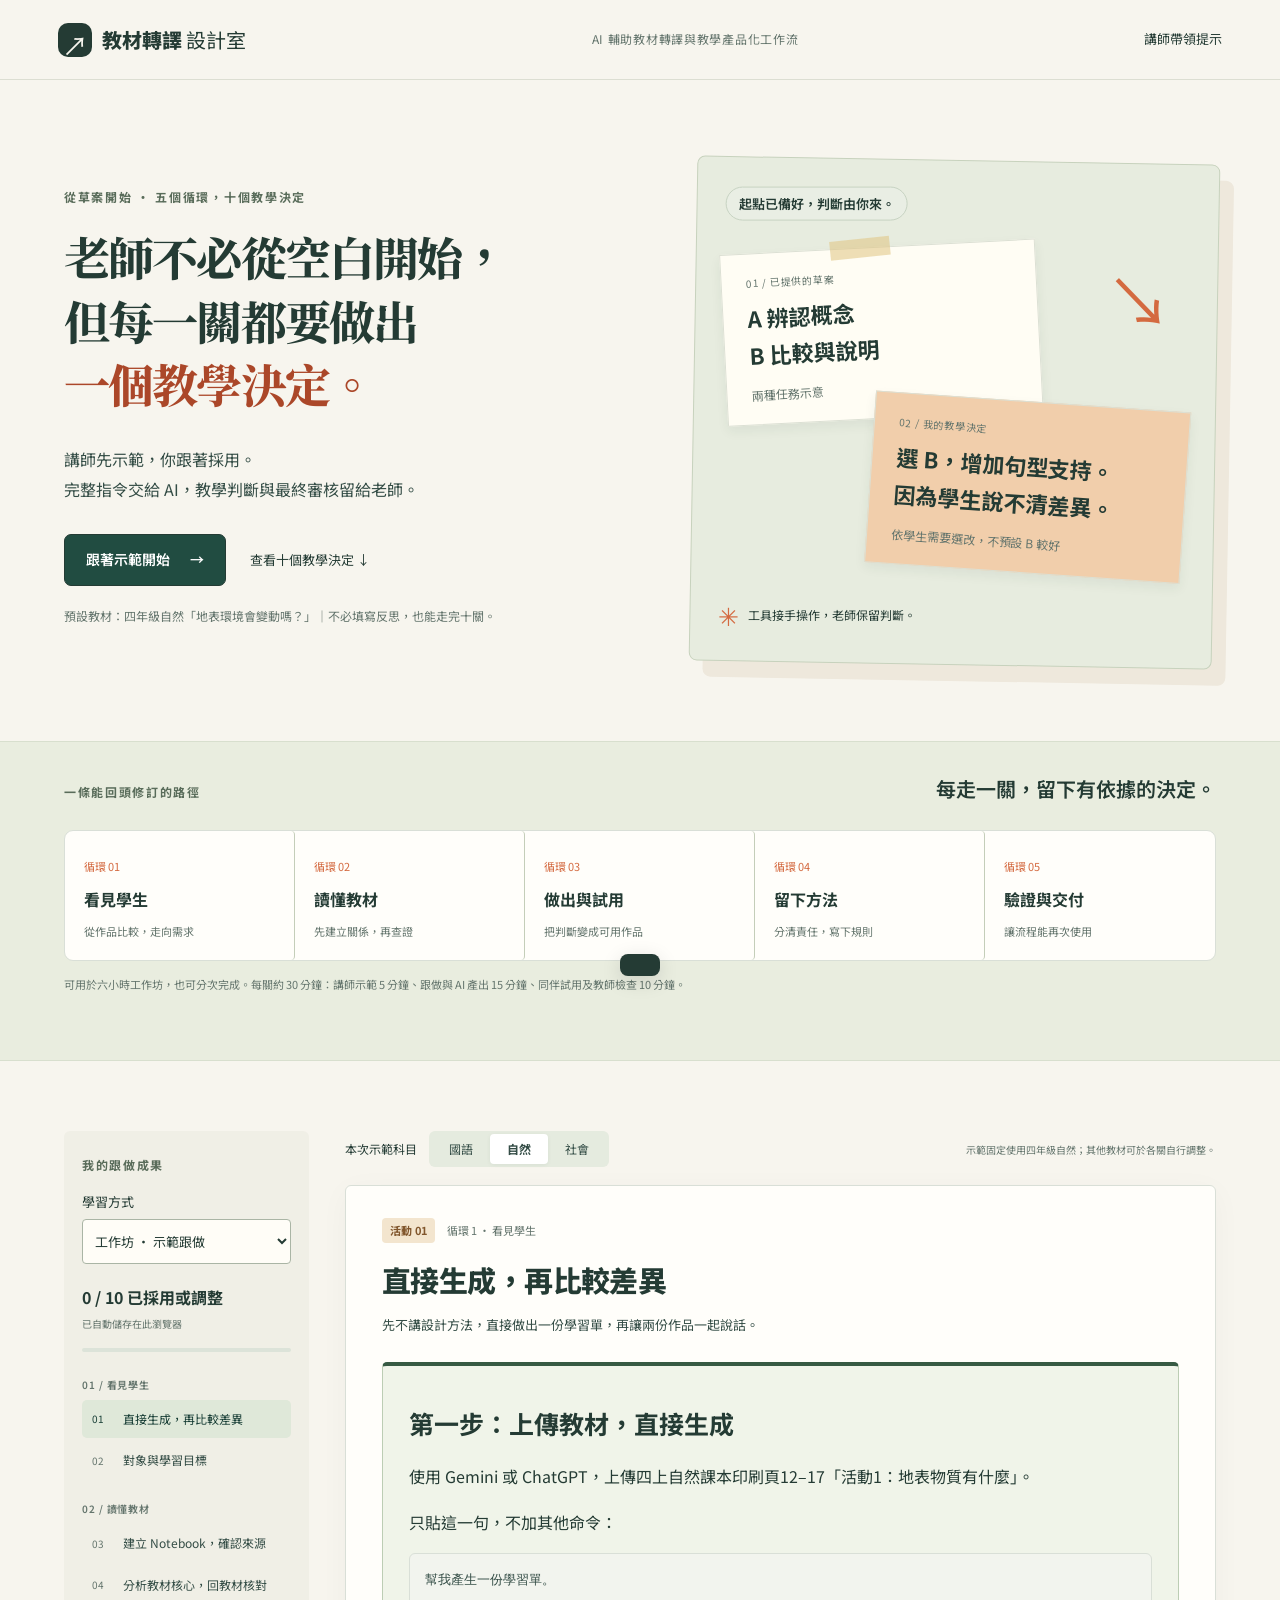
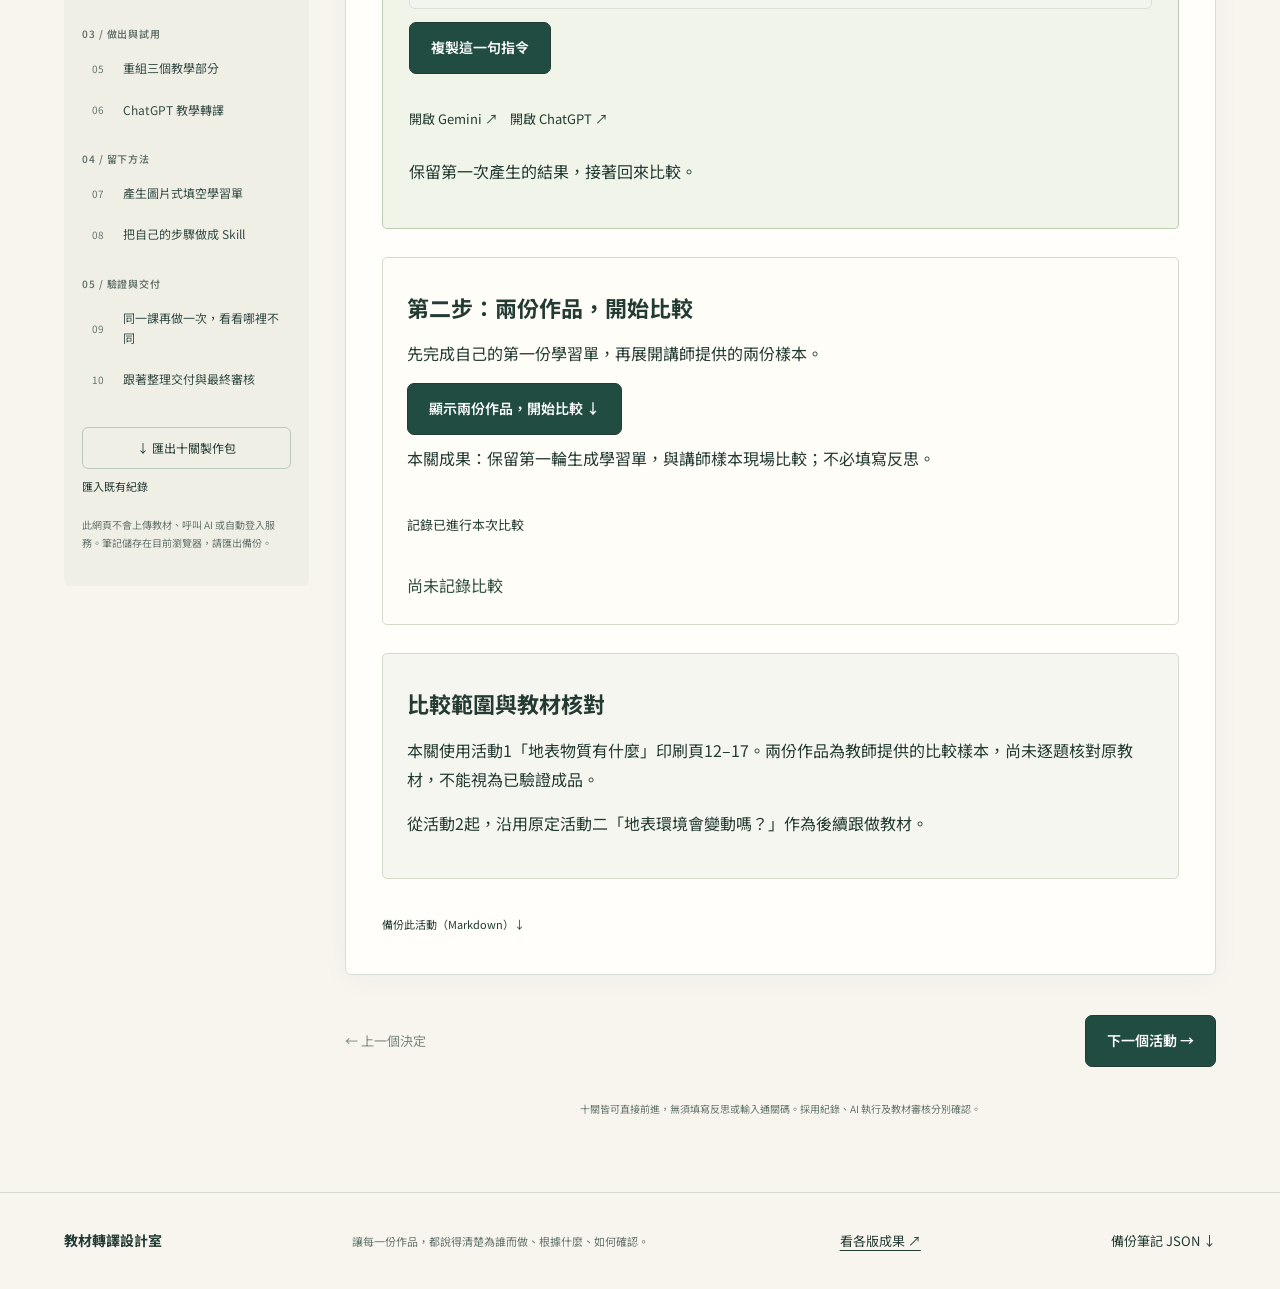
<file: index.html>
<!doctype html>
<html lang="zh-Hant">
<head><meta charset="utf-8"><meta name="viewport" content="width=device-width,initial-scale=1"><meta name="description" content="每關都有起步草案，透過十個教學決定，完成有依據、能修訂的教材製作包。"><meta name="theme-color" content="#183e36"><title>教材轉譯設計室｜從教師思考開始</title><link rel="stylesheet" href="styles.css?v=20261029-by-activity"><script src="content.js?v=20261029-by-activity" defer></script><script src="decisions.js?v=20261029-by-activity" defer></script><script src="workshop.js?v=20261029-short-warmup" defer></script><script src="instructor.js?v=20261029-by-activity" defer></script><script src="app.js?v=20261029-autotest-comparison" defer></script></head>
<body>
<a class="skip" href="#workbench">跳到活動內容</a>
<header class="topbar"><a class="brand" href="#"><span class="brand-icon" aria-hidden="true">↗</span><span>教材轉譯<span class="brand-light">設計室</span></span></a><span class="course-tag">AI 輔助教材轉譯與教學產品化工作流</span><button id="teacher-toggle" class="text-button" aria-pressed="false">講師帶領模式 <span aria-hidden="true">↗</span></button></header>
<main>
<section class="hero" aria-labelledby="hero-title"><div class="hero-copy"><p class="eyebrow">從草案開始 · 五個循環，十個教學決定</p><h1 id="hero-title">老師不必從空白開始，<br>但每一關都要做出<br><span>一個教學決定。</span></h1><p class="hero-description">講師先示範，你跟著採用。<br class="desktop-break">完整指令交給 AI，教學判斷與最終審核留給老師。</p><div class="hero-actions"><a class="primary" href="#workbench" id="begin">跟著示範開始 <span aria-hidden="true">→</span></a><a class="secondary" href="#route">查看十個教學決定 ↓</a></div><p class="hero-footnote">預設教材：四年級自然「地表環境會變動嗎？」｜不必填寫反思，也能走完十關。</p></div><div class="hero-board" aria-label="教學設計從學生需要，連到概念關係與學習任務"><div class="board-label">起點已備好，判斷由你來。</div><div class="note note-one"><span>01 / 已提供的草案</span><strong>A 辨認概念<br>B 比較與說明</strong><i>兩種任務示意</i></div><div class="drawn-arrow" aria-hidden="true">↘</div><div class="note note-two"><span>02 / 我的教學決定</span><strong>選 B，增加句型支持。<br>因為學生說不清差異。</strong><i>依學生需要選改，不預設 B 較好</i></div><div class="board-bottom"><span class="small-spark" aria-hidden="true">✳</span><span>工具接手操作，老師保留判斷。</span></div></div></section>
<section id="route" class="route-section"><div class="section-heading"><p class="eyebrow">一條能回頭修訂的路徑</p><h2>每走一關，留下有依據的決定。</h2></div><div id="cycle-overview" class="cycle-overview"></div><p class="route-note">可用於六小時工作坊，也可分次完成。每關約 30 分鐘：講師示範 5 分鐘、跟做與 AI 產出 15 分鐘、同伴試用及教師檢查 10 分鐘。</p></section>
<section id="workbench" class="workbench" aria-label="教師思考工作台"><aside class="sidebar"><p class="eyebrow">我的跟做成果</p><label class="mode-label" for="learning-mode">學習方式</label><select id="learning-mode"><option value="workshop">工作坊 · 示範跟做</option><option value="self">自由練習 · 回看十關</option></select><div class="progress-heading"><strong id="progress-label">0 / 10 已採用或調整</strong><span id="save-status" role="status">僅存於此瀏覽器</span></div><div class="progress-track"><span id="progress-fill"></span></div><nav id="step-nav" aria-label="活動導覽"></nav><button id="export" class="export-button">↓ 匯出十關製作包</button><button id="import" class="text-button small">匯入既有紀錄</button><input type="file" id="import-file" accept=".json,application/json" hidden><p class="privacy-note">此網頁不會上傳教材、呼叫 AI 或自動登入服務。筆記儲存在目前瀏覽器，請匯出備份。</p></aside><div class="activity-shell"><div class="subject-setting"><span>本次示範科目</span><div id="subject-tabs" class="segmented" role="group" aria-label="選擇教材科目"><button data-subject="chinese" aria-pressed="false">國語</button><button data-subject="science" aria-pressed="true">自然</button><button data-subject="social" aria-pressed="false">社會</button></div><span class="subject-help">示範固定使用四年級自然；其他教材可於各關自行調整。</span></div><article id="activity" aria-live="polite"></article><div class="activity-footer"><button id="prev" class="secondary">← 上一個決定</button><button id="complete" class="complete-button">✓ 已記下我的判斷</button><button id="next" class="primary">下一個決定 →</button></div><p class="completion-note">十關皆可直接前進，無須填寫反思或輸入通關碼。採用紀錄、AI 執行及教材審核分別確認。</p></div></section>
<footer class="site-footer"><span>教材轉譯設計室</span><p>讓每一份作品，都說得清楚為誰而做、根據什麼、如何確認。</p><a class="text-button" href="成果比較.html" target="_blank" rel="noopener noreferrer">看各版成果 ↗</a><button id="download-json" class="text-button">備份筆記 JSON ↓</button></footer>
</main><dialog id="teacher-login" class="teacher-login" aria-labelledby="teacher-login-title"><form id="teacher-login-form"><p class="eyebrow">講師專用</p><h2 id="teacher-login-title">進入講師模式</h2><p>驗證後可查看選用的講師帶領提示。學員不需登入，也不需通關碼。</p><label for="teacher-password">講師密碼</label><input id="teacher-password" type="password" autocomplete="off" required aria-describedby="teacher-login-status"><p id="teacher-login-status" role="status">請輸入講師提供的管理密碼。</p><div class="login-actions"><button id="teacher-login-cancel" type="button" class="secondary">取消</button><button id="teacher-login-submit" type="submit" class="primary">進入講師模式 →</button></div></form></dialog><dialog id="analysis-handoff" class="analysis-handoff" aria-labelledby="analysis-handoff-title"><p class="eyebrow">第五關完成後 · 進入第六關前</p><h2 id="analysis-handoff-title">NotebookLM 教材分析完成</h2><h3>你現在應該已經有</h3><ul class="handoff-checklist"><li>✓ 課名與核心問題</li><li>✓ 3～5 個主要重點</li><li>✓ 三個教學部分</li><li>✓ 各部分核心概念</li><li>✓ 教材例子</li><li>✓ 三部分先後關係</li><li>✓ 待確認事項</li></ul><div class="handoff-route"><strong>複製確認後的分析結果</strong><span aria-hidden="true">↓</span><strong>切換到 ChatGPT</strong><span aria-hidden="true">↓</span><strong>開始處理：這些內容怎麼說，學生比較容易懂？</strong></div><p>回 NotebookLM 複製你確認過的結果，再貼到 ChatGPT。</p><div class="demo-actions"><a class="secondary" href="https://chatgpt.com/" target="_blank" rel="noopener noreferrer">開啟 ChatGPT ↗</a><button id="handoff-continue" class="primary">進入第6關 →</button><button id="handoff-back" class="text-button">回第五關查看</button></div></dialog><div id="toast" role="status" aria-live="polite"></div>
</body></html>
</file>
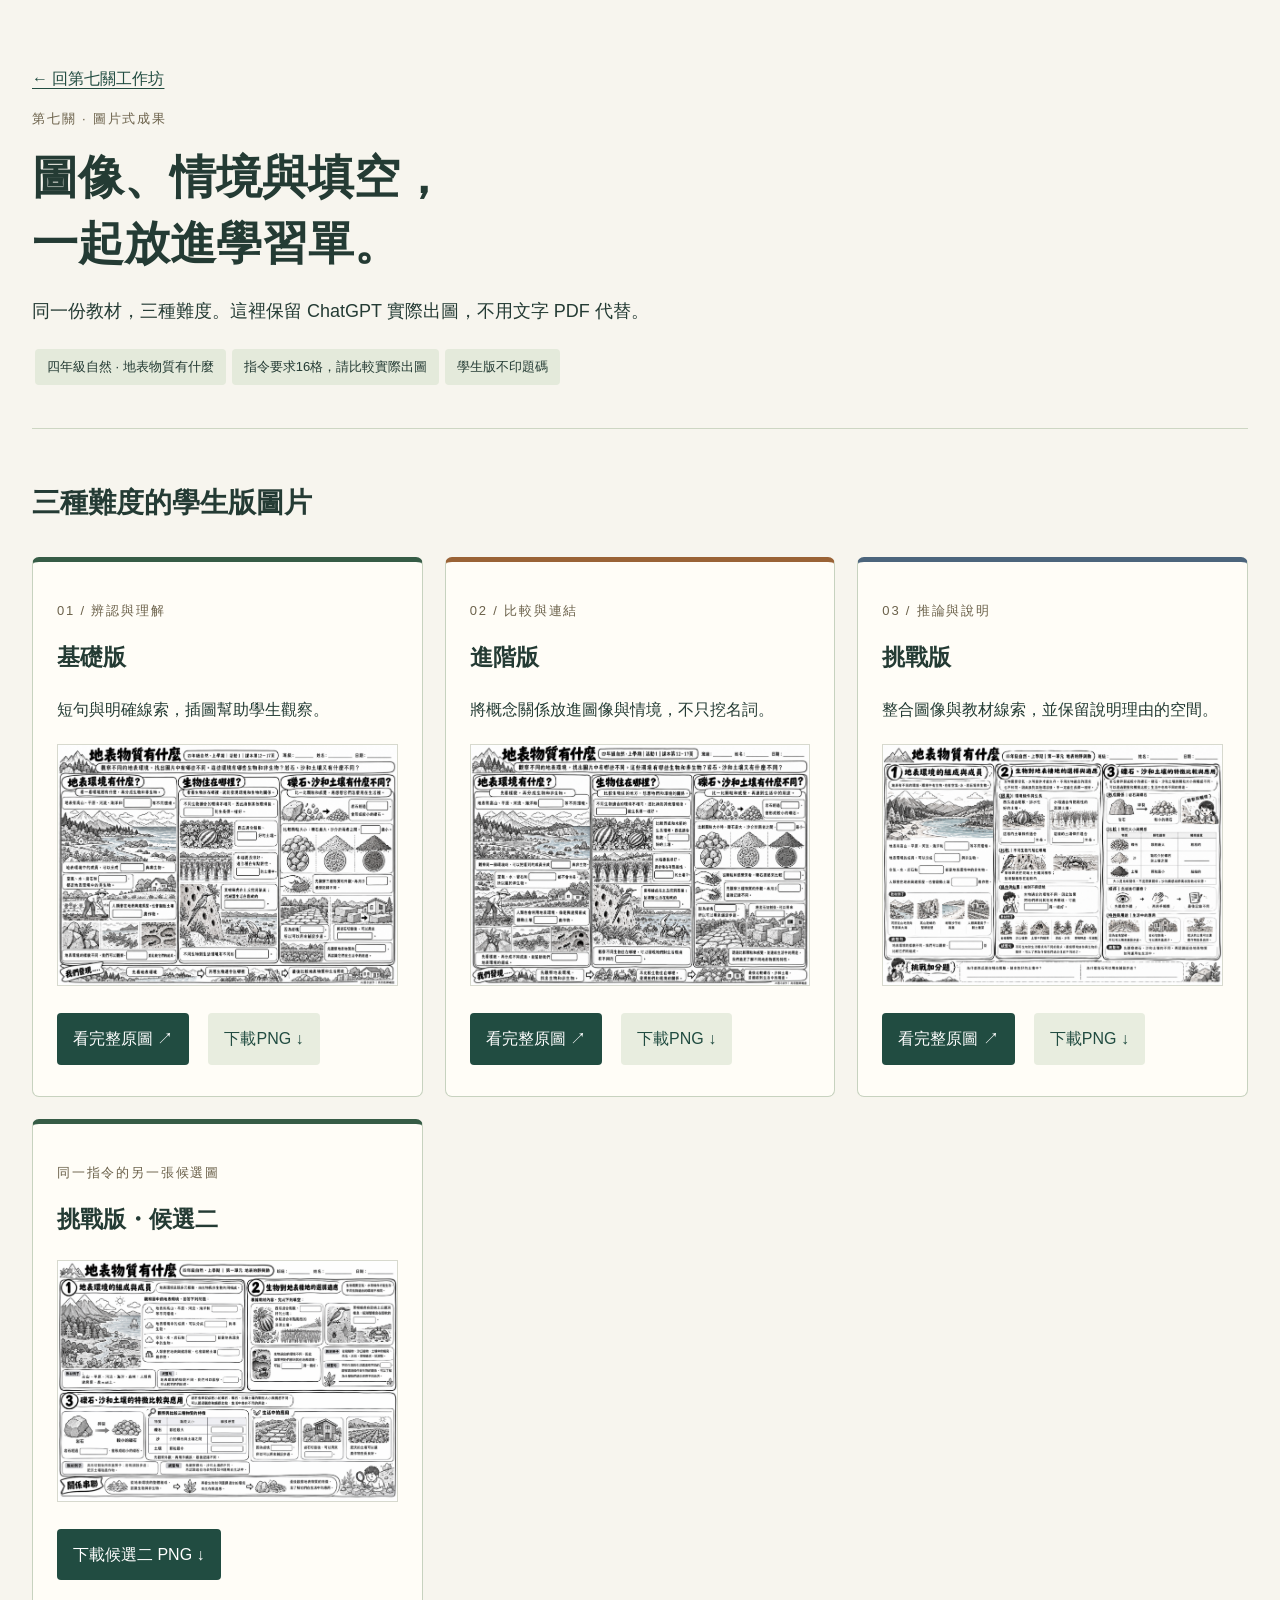
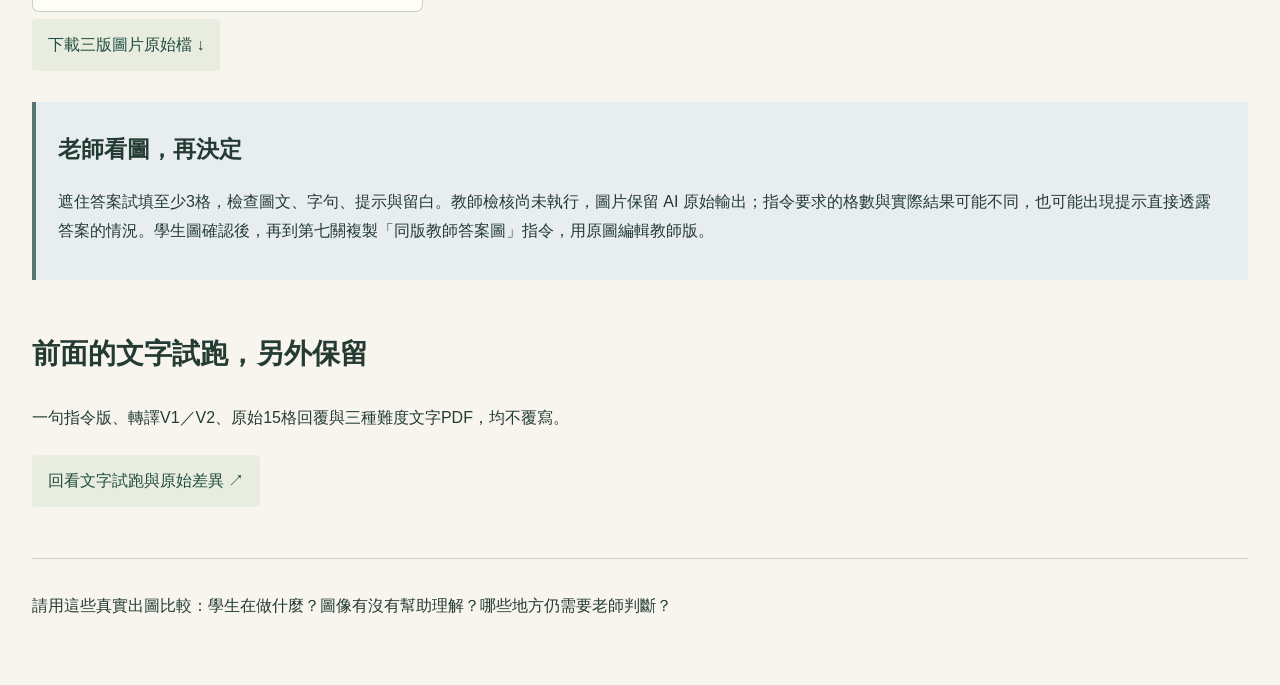
<file: 成果比較.html>
<!doctype html><html lang="zh-Hant"><head><meta charset="utf-8"><meta name="viewport" content="width=device-width,initial-scale=1"><title>圖片式學習單成果比較</title><style>
*{box-sizing:border-box}body{margin:0;background:#f7f5ee;color:#243b34;font-family:"Microsoft JhengHei",sans-serif;line-height:1.85}main{max-width:1380px;margin:auto;padding:32px}a{color:#214c41;text-underline-offset:4px}header{padding:32px 0 40px;border-bottom:1px solid #cdd6c3}.eyebrow{font-size:13px;letter-spacing:.14em;color:#6b614a}h1{font-size:clamp(28px,4vw,46px);line-height:1.45;margin:12px 0}h2{font-size:28px;margin-top:48px}h3{font-size:23px;margin:8px 0}.intro{font-size:18px;max-width:800px}.badge{display:inline-block;background:#e4eadb;padding:6px 12px;border-radius:4px;font-size:13px;margin:3px}.cards{display:grid;grid-template-columns:repeat(3,minmax(0,1fr));gap:22px;margin-top:28px}.card{border:1px solid #c7d2bf;border-top:5px solid #365c46;border-radius:7px;background:#fffdf7;padding:22px;min-width:0}.card:nth-child(2){border-top-color:#9a6336}.card:nth-child(3){border-top-color:#4c657c}.preview{display:block;width:100%;height:auto;margin:20px 0;border:1px solid #d7d9ce;background:#fff}.button{display:inline-block;padding:11px 16px;border-radius:4px;background:#214c41;color:#fff;text-decoration:none;margin:7px 7px 7px 0}.secondary{background:#e8eddf;color:#214c41}details{margin:16px 0;border-top:1px solid #d4dcca;padding-top:14px}summary{cursor:pointer;font-weight:bold}.archive{display:grid;grid-template-columns:1fr 1fr;gap:20px}.archive>article{padding:24px;background:#eeeee3;border:1px solid #cfd5c5;border-radius:6px}table{border-collapse:collapse;width:100%;background:#fffdf7}th,td{padding:16px;border:1px solid #cbd4c1;text-align:left;vertical-align:top}.table-scroll{overflow:auto}.note{background:#e8eef0;border-left:4px solid #587473;padding:18px 22px;margin:24px 0}.questions{display:grid;grid-template-columns:repeat(3,1fr);gap:16px}.questions p{padding:20px;border:1px solid #c6d2be;background:#fffdf7}.status{font-size:13px;color:#605b49}footer{padding:32px 0;margin-top:44px;border-top:1px solid #cbd5c1}a:focus-visible,summary:focus-visible{outline:3px solid #a44722;outline-offset:4px}@media(max-width:950px){.cards,.questions{grid-template-columns:1fr}.archive{grid-template-columns:1fr}main{padding:22px}.preview{max-height:550px;object-fit:contain}}@media print{.button,header>a{display:none}.cards{display:block}.card{break-after:page}.preview{max-height:400px}}
 .cards{grid-template-columns:1fr}.preview{max-height:none}.card{padding:24px}.image-links{display:flex;gap:12px;flex-wrap:wrap}.pending{background:#edf0e5;padding:28px;border-radius:5px}@media(min-width:1100px){.cards{grid-template-columns:repeat(3,minmax(0,1fr))}.preview{width:100%;height:auto}}</style></head><body><main><header><a href="index.html#workbench">← 回第七關工作坊</a><p class="eyebrow">第七關 · 圖片式成果</p><h1>圖像、情境與填空，<br>一起放進學習單。</h1><p class="intro">同一份教材，三種難度。這裡保留 ChatGPT 實際出圖，不用文字 PDF 代替。</p><span class="badge">四年級自然 · 地表物質有什麼</span><span class="badge">指令要求16格，請比較實際出圖</span><span class="badge">學生版不印題碼</span></header><section><h2>三種難度的學生版圖片</h2><div class="cards"><article class="card"><p class="eyebrow">01 / 辨認與理解</p><h3>基礎版</h3><p>短句與明確線索，插圖幫助學生觀察。</p><a href="assets/圖片式成果/基礎版-學生.png" target="_blank" rel="noopener"><img class="preview" src="assets/圖片式成果/基礎版-學生.png" alt="基礎版圖片式填空學習單，三區圖文情境融合，無題碼"></a><div class="image-links"><a class="button" href="assets/圖片式成果/基礎版-學生.png" target="_blank" rel="noopener">看完整原圖 ↗</a><a class="button secondary" href="assets/圖片式成果/基礎版-學生.png" download>下載PNG ↓</a></div></article><article class="card"><p class="eyebrow">02 / 比較與連結</p><h3>進階版</h3><p>將概念關係放進圖像與情境，不只挖名詞。</p><a href="assets/圖片式成果/進階版-學生.png" target="_blank" rel="noopener"><img class="preview" src="assets/圖片式成果/進階版-學生.png" alt="進階版圖片式填空學習單，三區圖文情境融合，無題碼"></a><div class="image-links"><a class="button" href="assets/圖片式成果/進階版-學生.png" target="_blank" rel="noopener">看完整原圖 ↗</a><a class="button secondary" href="assets/圖片式成果/進階版-學生.png" download>下載PNG ↓</a></div></article><article class="card"><p class="eyebrow">03 / 推論與說明</p><h3>挑戰版</h3><p>整合圖像與教材線索，並保留說明理由的空間。</p><a href="assets/圖片式成果/挑戰版-學生.png" target="_blank" rel="noopener"><img class="preview" src="assets/圖片式成果/挑戰版-學生.png" alt="挑戰版圖片式填空學習單，三區圖文情境融合，無題碼"></a><div class="image-links"><a class="button" href="assets/圖片式成果/挑戰版-學生.png" target="_blank" rel="noopener">看完整原圖 ↗</a><a class="button secondary" href="assets/圖片式成果/挑戰版-學生.png" download>下載PNG ↓</a></div></article><article class="card"><p class="eyebrow">同一指令的另一張候選圖</p><h3>挑戰版・候選二</h3><a href="assets/圖片式成果/挑戰版-學生-候選二.png" target="_blank" rel="noopener"><img class="preview" src="assets/圖片式成果/挑戰版-學生-候選二.png" alt="ChatGPT同一指令產生的第二張挑戰版候選圖"></a><a class="button" href="assets/圖片式成果/挑戰版-學生-候選二.png" download>下載候選二 PNG ↓</a></article></div><a class="button secondary" href="assets/圖片式成果/三種難度圖片原始成果.zip" download>下載三版圖片原始檔 ↓</a></section><section class="note"><h3>老師看圖，再決定</h3><p>遮住答案試填至少3格，檢查圖文、字句、提示與留白。教師檢核尚未執行，圖片保留 AI 原始輸出；指令要求的格數與實際結果可能不同，也可能出現提示直接透露答案的情況。學生圖確認後，再到第七關複製「同版教師答案圖」指令，用原圖編輯教師版。</p></section><section><h2>前面的文字試跑，另外保留</h2><p>一句指令版、轉譯V1／V2、原始15格回覆與三種難度文字PDF，均不覆寫。</p><a class="button secondary" href="文字試跑比較.html">回看文字試跑與原始差異 ↗</a></section><footer>請用這些真實出圖比較：學生在做什麼？圖像有沒有幫助理解？哪些地方仍需要老師判斷？</footer></main></body></html>
</file>
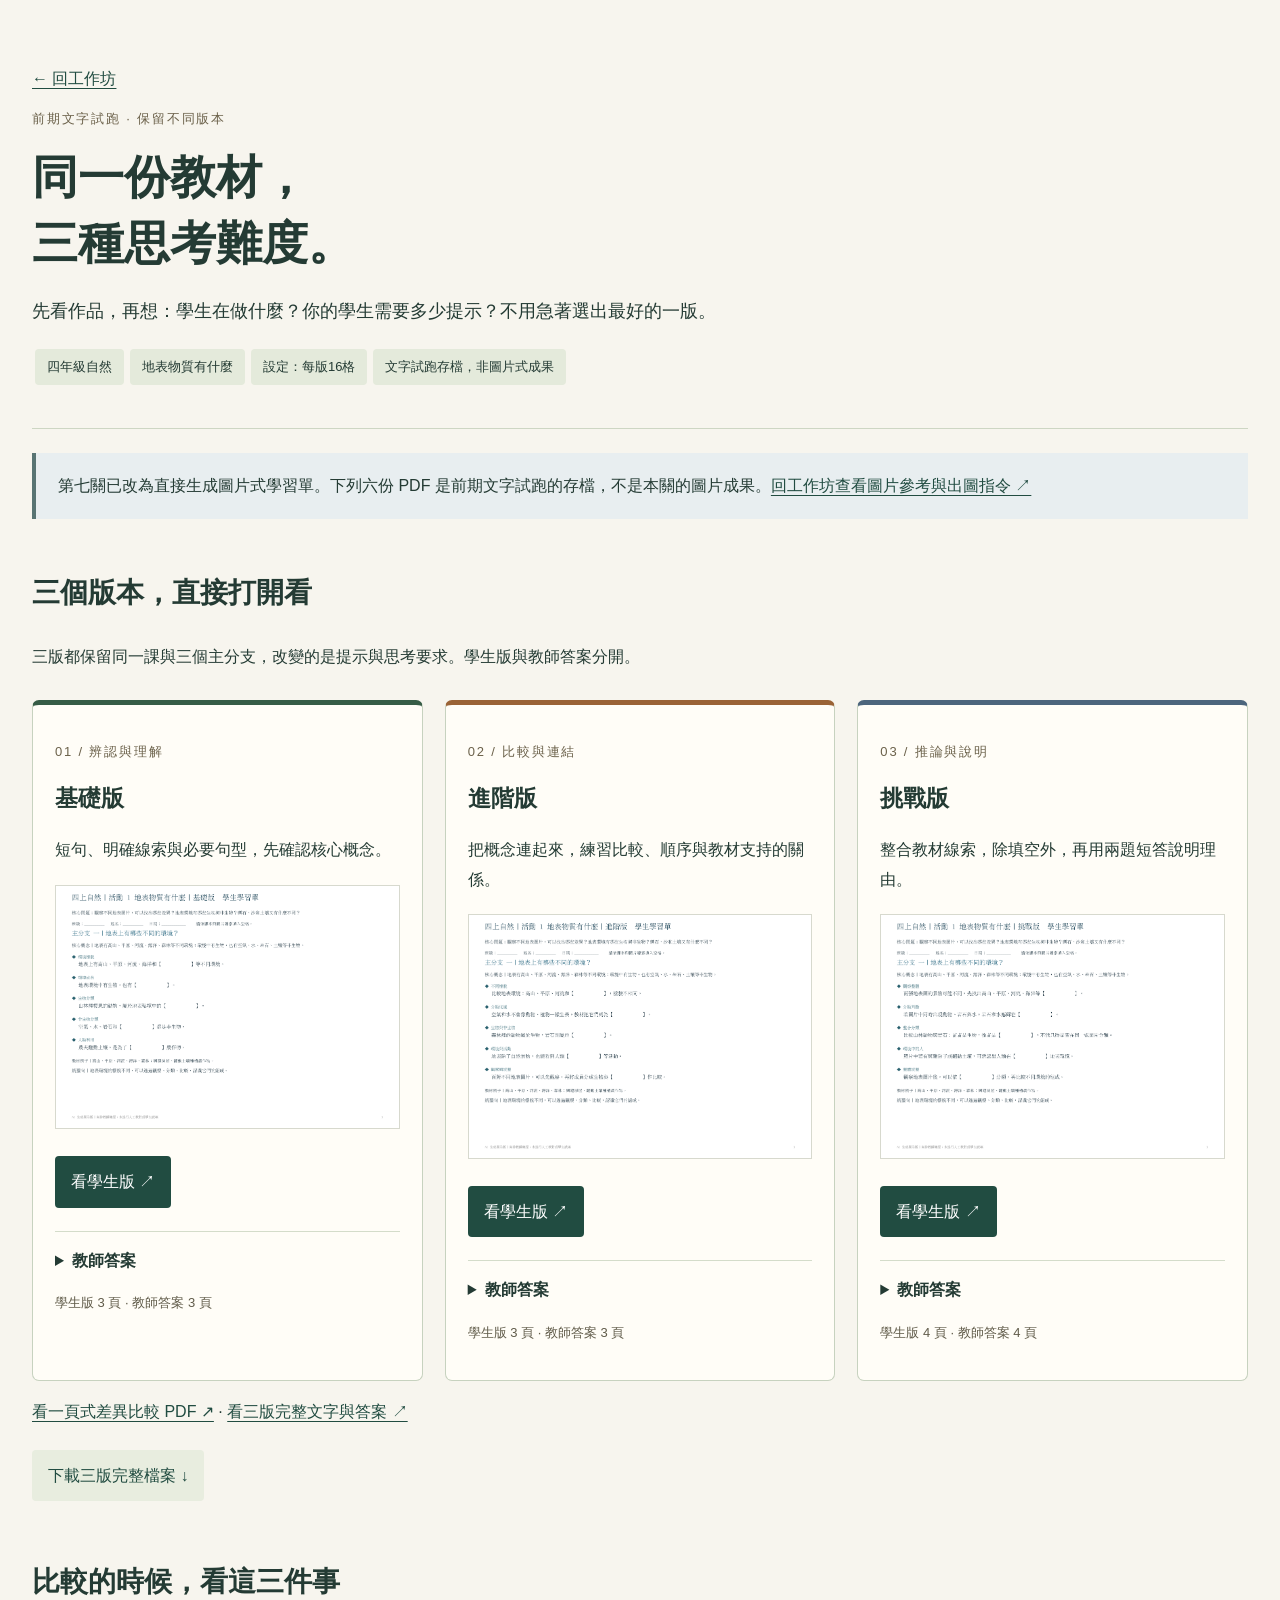
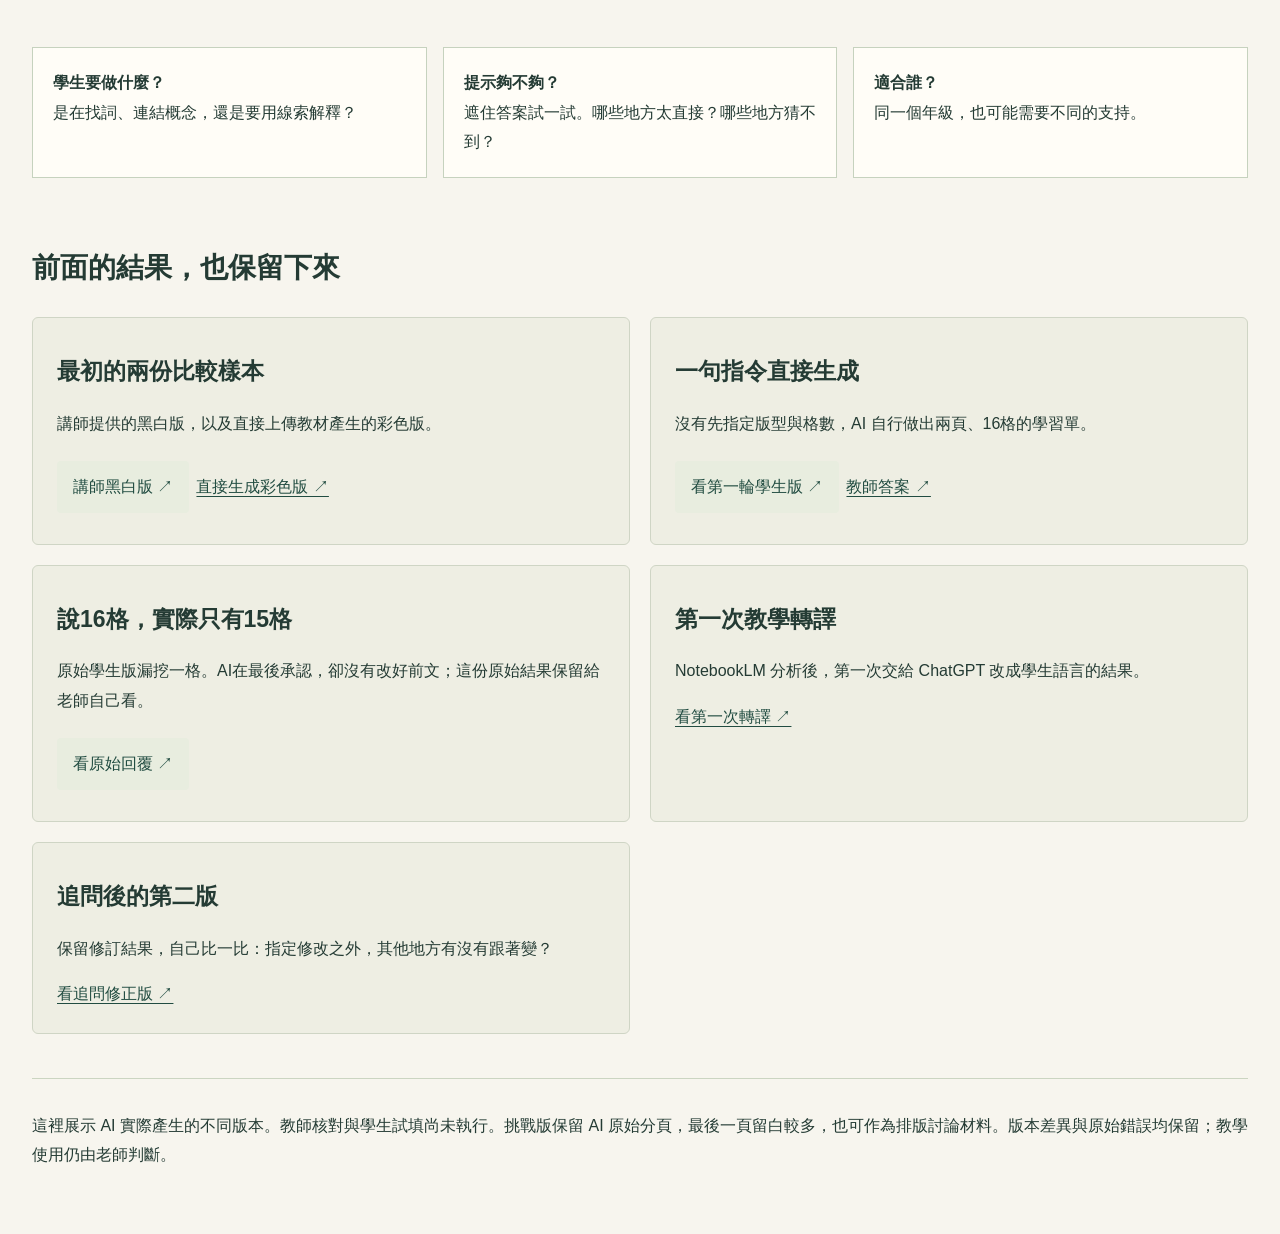
<file: 文字試跑比較.html>
<!doctype html>
<html lang="zh-Hant">
<head><meta charset="utf-8"><meta name="viewport" content="width=device-width,initial-scale=1"><title>成果比較｜同一份教材，三種難度</title><style>
*{box-sizing:border-box}body{margin:0;background:#f7f5ee;color:#243b34;font-family:"Microsoft JhengHei",sans-serif;line-height:1.85}main{max-width:1380px;margin:auto;padding:32px}a{color:#214c41;text-underline-offset:4px}header{padding:32px 0 40px;border-bottom:1px solid #cdd6c3}.eyebrow{font-size:13px;letter-spacing:.14em;color:#6b614a}h1{font-size:clamp(28px,4vw,46px);line-height:1.45;margin:12px 0}h2{font-size:28px;margin-top:48px}h3{font-size:23px;margin:8px 0}.intro{font-size:18px;max-width:800px}.badge{display:inline-block;background:#e4eadb;padding:6px 12px;border-radius:4px;font-size:13px;margin:3px}.cards{display:grid;grid-template-columns:repeat(3,minmax(0,1fr));gap:22px;margin-top:28px}.card{border:1px solid #c7d2bf;border-top:5px solid #365c46;border-radius:7px;background:#fffdf7;padding:22px;min-width:0}.card:nth-child(2){border-top-color:#9a6336}.card:nth-child(3){border-top-color:#4c657c}.preview{display:block;width:100%;height:auto;margin:20px 0;border:1px solid #d7d9ce;background:#fff}.button{display:inline-block;padding:11px 16px;border-radius:4px;background:#214c41;color:#fff;text-decoration:none;margin:7px 7px 7px 0}.secondary{background:#e8eddf;color:#214c41}details{margin:16px 0;border-top:1px solid #d4dcca;padding-top:14px}summary{cursor:pointer;font-weight:bold}.archive{display:grid;grid-template-columns:1fr 1fr;gap:20px}.archive>article{padding:24px;background:#eeeee3;border:1px solid #cfd5c5;border-radius:6px}table{border-collapse:collapse;width:100%;background:#fffdf7}th,td{padding:16px;border:1px solid #cbd4c1;text-align:left;vertical-align:top}.table-scroll{overflow:auto}.note{background:#e8eef0;border-left:4px solid #587473;padding:18px 22px;margin:24px 0}.questions{display:grid;grid-template-columns:repeat(3,1fr);gap:16px}.questions p{padding:20px;border:1px solid #c6d2be;background:#fffdf7}.status{font-size:13px;color:#605b49}footer{padding:32px 0;margin-top:44px;border-top:1px solid #cbd5c1}a:focus-visible,summary:focus-visible{outline:3px solid #a44722;outline-offset:4px}@media(max-width:950px){.cards,.questions{grid-template-columns:1fr}.archive{grid-template-columns:1fr}main{padding:22px}.preview{max-height:550px;object-fit:contain}}@media print{.button,header>a{display:none}.cards{display:block}.card{break-after:page}.preview{max-height:400px}}
</style></head>
<body><main><header><a href="index.html#workbench">← 回工作坊</a><p class="eyebrow">前期文字試跑 · 保留不同版本</p><h1>同一份教材，<br>三種思考難度。</h1><p class="intro">先看作品，再想：學生在做什麼？你的學生需要多少提示？不用急著選出最好的一版。</p><span class="badge">四年級自然</span><span class="badge">地表物質有什麼</span><span class="badge">設定：每版16格</span><span class="badge">文字試跑存檔，非圖片式成果</span></header>
<p class="note">第七關已改為直接生成圖片式學習單。下列六份 PDF 是前期文字試跑的存檔，不是本關的圖片成果。<a href="index.html#workbench">回工作坊查看圖片參考與出圖指令 ↗</a></p><section aria-labelledby="versions-title"><h2 id="versions-title">三個版本，直接打開看</h2><p>三版都保留同一課與三個主分支，改變的是提示與思考要求。學生版與教師答案分開。</p><div class="cards">
<article class="card"><p class="eyebrow">01 / 辨認與理解</p><h3>基礎版</h3><p>短句、明確線索與必要句型，先確認核心概念。</p><a href="assets/成果比較/基礎版-學生版.pdf" target="_blank" rel="noopener"><img class="preview" src="assets/成果比較/基礎版-預覽.png" alt="基礎版學生學習單第一頁預覽"></a><a class="button" href="assets/成果比較/基礎版-學生版.pdf" target="_blank" rel="noopener">看學生版 ↗</a><details><summary>教師答案</summary><a href="assets/成果比較/基礎版-教師答案.pdf" target="_blank" rel="noopener">開啟基礎版教師答案 PDF ↗</a></details><p class="status">學生版 3 頁 · 教師答案 3 頁</p></article>
<article class="card"><p class="eyebrow">02 / 比較與連結</p><h3>進階版</h3><p>把概念連起來，練習比較、順序與教材支持的關係。</p><a href="assets/成果比較/進階版-學生版.pdf" target="_blank" rel="noopener"><img class="preview" src="assets/成果比較/進階版-預覽.png" alt="進階版學生學習單第一頁預覽"></a><a class="button" href="assets/成果比較/進階版-學生版.pdf" target="_blank" rel="noopener">看學生版 ↗</a><details><summary>教師答案</summary><a href="assets/成果比較/進階版-教師答案.pdf" target="_blank" rel="noopener">開啟進階版教師答案 PDF ↗</a></details><p class="status">學生版 3 頁 · 教師答案 3 頁</p></article>
<article class="card"><p class="eyebrow">03 / 推論與說明</p><h3>挑戰版</h3><p>整合教材線索，除填空外，再用兩題短答說明理由。</p><a href="assets/成果比較/挑戰版-學生版.pdf" target="_blank" rel="noopener"><img class="preview" src="assets/成果比較/挑戰版-預覽.png" alt="挑戰版學生學習單第一頁預覽"></a><a class="button" href="assets/成果比較/挑戰版-學生版.pdf" target="_blank" rel="noopener">看學生版 ↗</a><details><summary>教師答案</summary><a href="assets/成果比較/挑戰版-教師答案.pdf" target="_blank" rel="noopener">開啟挑戰版教師答案 PDF ↗</a></details><p class="status">學生版 4 頁 · 教師答案 4 頁</p></article>
</div><p><a href="assets/成果比較/三版差異比較.pdf" target="_blank" rel="noopener">看一頁式差異比較 PDF ↗</a> · <a href="assets/成果比較/三版文字與答案.md" target="_blank" rel="noopener">看三版完整文字與答案 ↗</a></p><a class="button secondary" href="assets/成果比較/三種難度完整製作包.zip" download>下載三版完整檔案 ↓</a></section>
<section><h2>比較的時候，看這三件事</h2><div class="questions"><p><strong>學生要做什麼？</strong><br>是在找詞、連結概念，還是要用線索解釋？</p><p><strong>提示夠不夠？</strong><br>遮住答案試一試。哪些地方太直接？哪些地方猜不到？</p><p><strong>適合誰？</strong><br>同一個年級，也可能需要不同的支持。</p></div></section>
<section><h2>前面的結果，也保留下來</h2><div class="archive"><article><h3>最初的兩份比較樣本</h3><p>講師提供的黑白版，以及直接上傳教材產生的彩色版。</p><a class="button secondary" href="assets/講師提供-地表物質有什麼.png" target="_blank" rel="noopener">講師黑白版 ↗</a><a href="assets/直接生成-地表物質有什麼.png" target="_blank" rel="noopener">直接生成彩色版 ↗</a></article><article><h3>一句指令直接生成</h3><p>沒有先指定版型與格數，AI 自行做出兩頁、16格的學習單。</p><a class="button secondary" href="assets/成果比較/一句指令-學生版.pdf" target="_blank" rel="noopener">看第一輪學生版 ↗</a><a href="assets/成果比較/一句指令-教師版.pdf" target="_blank" rel="noopener">教師答案 ↗</a></article><article><h3>說16格，實際只有15格</h3><p>原始學生版漏挖一格。AI在最後承認，卻沒有改好前文；這份原始結果保留給老師自己看。</p><a class="button secondary" href="assets/成果比較/原始15格結果.txt" target="_blank" rel="noopener">看原始回覆 ↗</a></article><article><h3>第一次教學轉譯</h3><p>NotebookLM 分析後，第一次交給 ChatGPT 改成學生語言的結果。</p><a href="assets/成果比較/轉譯第一次.txt" target="_blank" rel="noopener">看第一次轉譯 ↗</a></article><article><h3>追問後的第二版</h3><p>保留修訂結果，自己比一比：指定修改之外，其他地方有沒有跟著變？</p><a href="assets/成果比較/追問修正版.txt" target="_blank" rel="noopener">看追問修正版 ↗</a></article></div></section>
<footer>這裡展示 AI 實際產生的不同版本。教師核對與學生試填尚未執行。挑戰版保留 AI 原始分頁，最後一頁留白較多，也可作為排版討論材料。版本差異與原始錯誤均保留；教學使用仍由老師判斷。</footer></main></body></html>
</file>
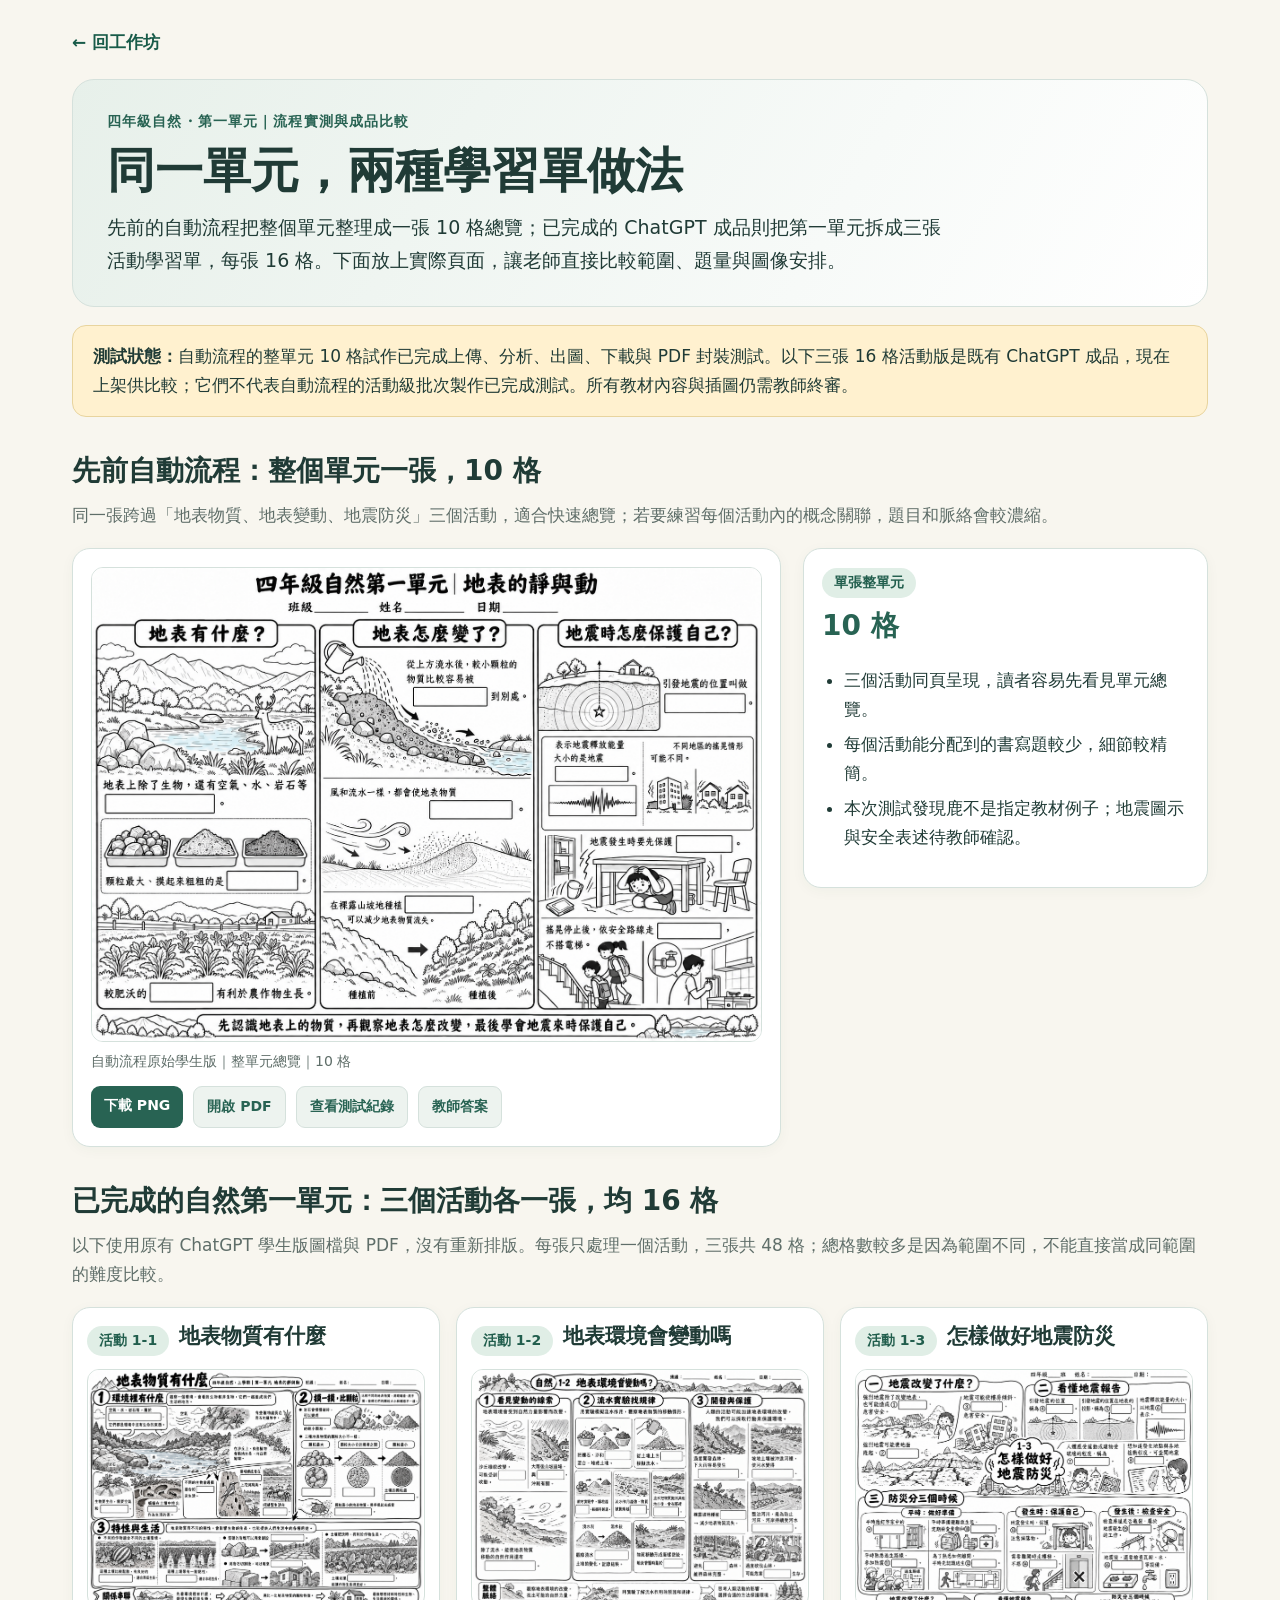
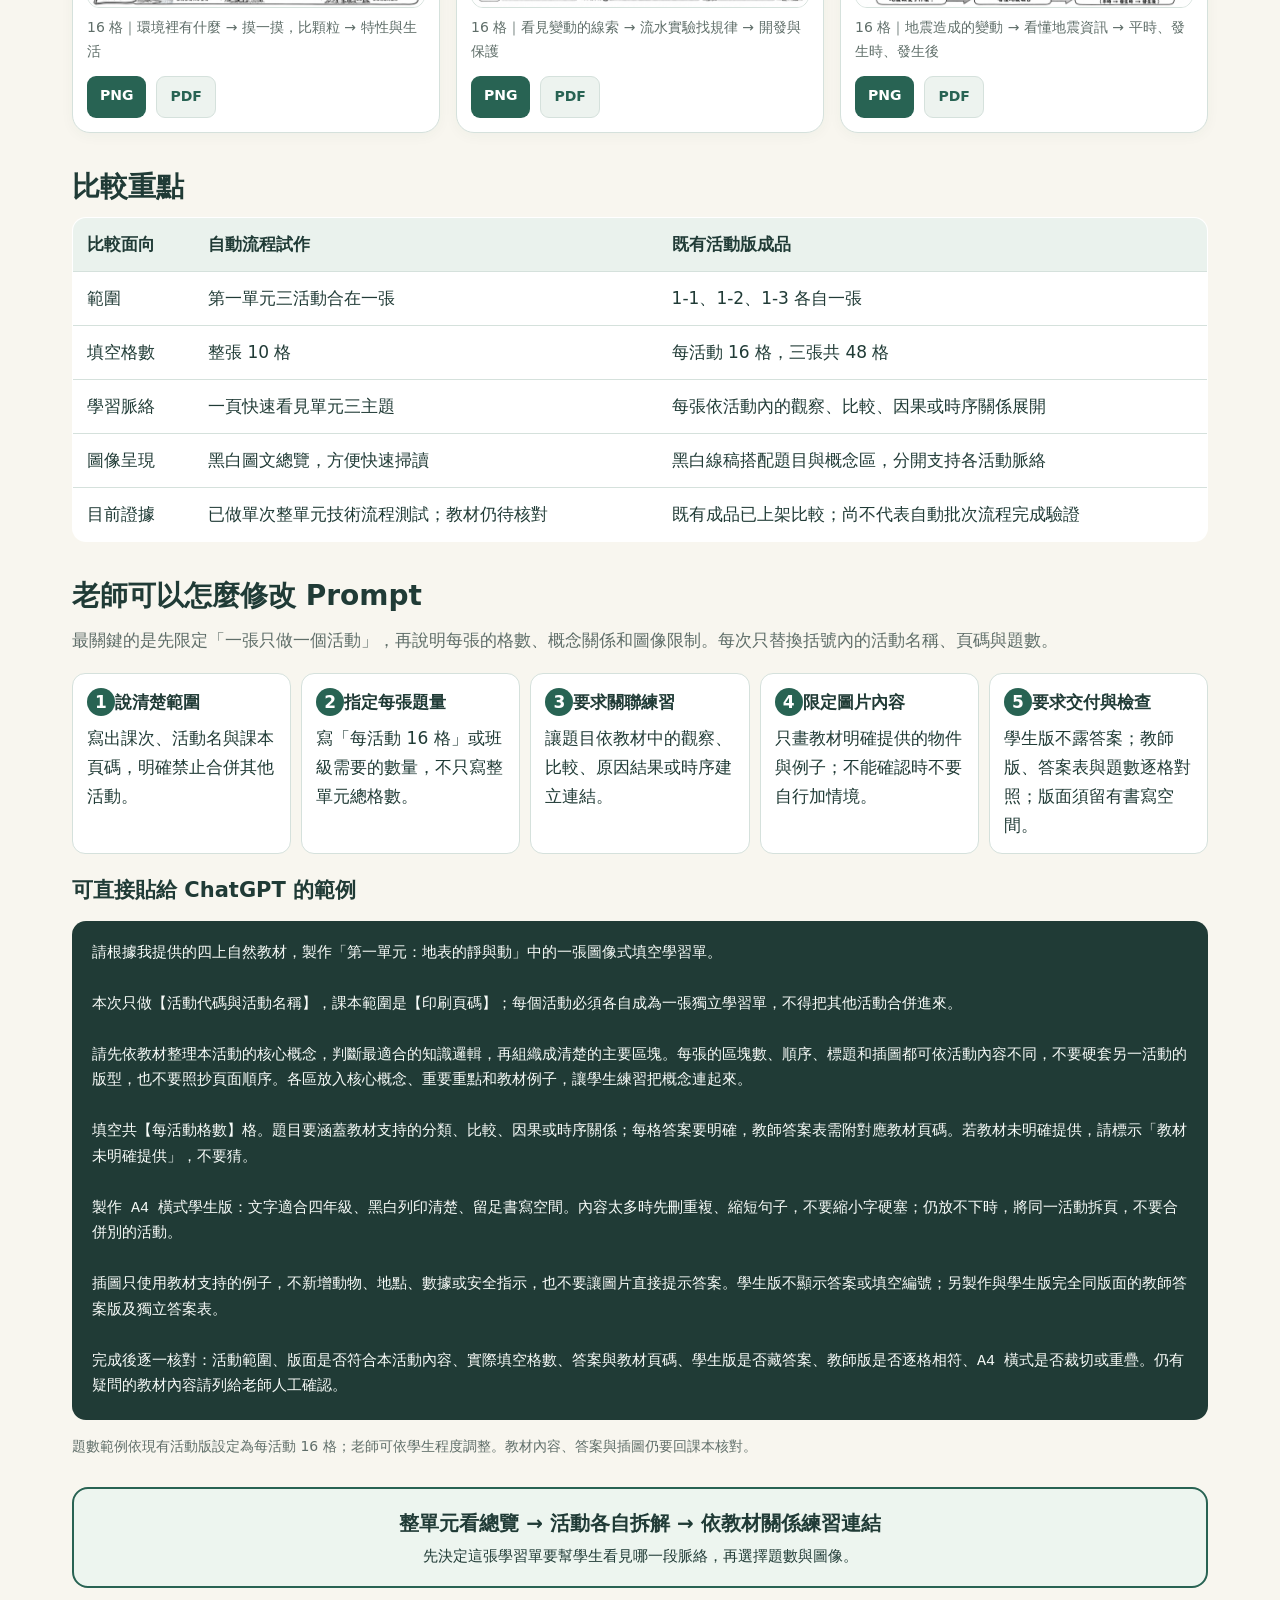
<file: 自動流程實測.html>
<!doctype html>
<html lang="zh-Hant">
<head>
<meta charset="utf-8">
<meta name="viewport" content="width=device-width,initial-scale=1">
<title>自然第一單元｜自動流程實測與成果比較</title>
<style>
:root{color-scheme:light;--ink:#203b36;--green:#286353;--mint:#eaf2ed;--cream:#f8f6ef;--line:#d5e1dc;--orange:#fff1cf;--muted:#5f6e69}
*{box-sizing:border-box}body{margin:0;background:var(--cream);color:var(--ink);font:17px/1.7 system-ui,"Noto Sans TC",sans-serif}
main{max-width:1180px;margin:0 auto;padding:28px 22px 64px}a{color:#185b49}nav{margin-bottom:22px}nav a{font-weight:700;text-decoration:none}
.hero{padding:30px 34px;border-radius:22px;background:linear-gradient(120deg,#e7f0ea,#fff);border:1px solid var(--line)}
.kicker{font-size:14px;color:var(--green);font-weight:800;letter-spacing:.08em}h1{font-size:clamp(30px,5vw,48px);line-height:1.2;margin:8px 0 12px}h2{font-size:28px;line-height:1.3;margin:0 0 12px}h3{font-size:21px;line-height:1.4;margin:0 0 8px}.lead{max-width:850px;font-size:19px;margin:0}
.pill{display:inline-block;padding:3px 12px;border-radius:99px;background:#e0eee6;color:#215e4d;font-size:14px;font-weight:800}
.notice{margin:18px 0 30px;padding:16px 20px;background:var(--orange);border:1px solid #e8d49e;border-radius:14px}
section{margin-top:36px}.section-intro{color:var(--muted);margin:0 0 18px}
.baseline{display:grid;grid-template-columns:minmax(0,1.4fr) minmax(250px,.8fr);gap:22px;align-items:start}
.panel,.sheet{background:#fff;border:1px solid var(--line);border-radius:18px;padding:18px;box-shadow:0 3px 14px #25483e0a}
figure{margin:0}figure img{display:block;width:100%;height:auto;border:1px solid var(--line);border-radius:12px;background:white}figcaption{font-size:14px;color:var(--muted);margin-top:8px}
.actions{display:flex;gap:10px;flex-wrap:wrap;margin-top:12px}.button{display:inline-block;background:var(--green);color:white!important;text-decoration:none;padding:8px 13px;border-radius:9px;font-size:14px;font-weight:700}.button.secondary{background:#edf3ef;color:var(--green)!important;border:1px solid var(--line)}
.stat{font-size:28px;font-weight:900;color:var(--green);margin:4px 0}.list{padding-left:22px}.list li{margin:6px 0}
.grid{display:grid;grid-template-columns:repeat(3,minmax(0,1fr));gap:16px}.sheet{padding:14px}.sheet img{aspect-ratio:1.414/1;object-fit:contain;background:#fff}.sheet-head{display:flex;gap:10px;align-items:center;margin:0 0 10px}.sheet-head .pill{white-space:nowrap}.sheet p{margin:8px 0;color:var(--muted)}
.compare{width:100%;border-collapse:collapse;background:#fff;border:1px solid var(--line);border-radius:14px;overflow:hidden}.compare th,.compare td{padding:12px 14px;border-bottom:1px solid var(--line);text-align:left;vertical-align:top}.compare th{background:#eaf2ed}.compare tr:last-child td{border-bottom:0}
.steps{display:grid;grid-template-columns:repeat(5,minmax(0,1fr));gap:10px;counter-reset:step}.step{background:#fff;border:1px solid var(--line);border-radius:13px;padding:14px;counter-increment:step}.step:before{content:counter(step);display:inline-grid;place-items:center;width:28px;height:28px;margin-bottom:8px;border-radius:50%;background:var(--green);color:white;font-weight:900}
pre{white-space:pre-wrap;overflow-wrap:anywhere;background:#203b36;color:#f7fbf8;padding:20px;border-radius:14px;font:15px/1.7 ui-monospace,Consolas,monospace}.small{font-size:14px;color:var(--muted)}.footer-flow{margin-top:28px;padding:17px;border:2px solid var(--green);border-radius:16px;background:#edf5ef;text-align:center;font-weight:900;font-size:20px}.footer-flow p{font-size:15px;font-weight:500;margin:4px 0 0}
@media(max-width:850px){.baseline{grid-template-columns:1fr}.grid{grid-template-columns:1fr}.steps{grid-template-columns:repeat(2,minmax(0,1fr))}.compare{font-size:14px}.compare th,.compare td{padding:8px}}
@media print{body{background:white}main{max-width:none;padding:0}.hero,.panel,.sheet,.notice{box-shadow:none}}
</style>
</head>
<body><main>
<nav><a href="index.html#workbench">← 回工作坊</a></nav>
<header class="hero">
<div class="kicker">四年級自然・第一單元｜流程實測與成品比較</div>
<h1>同一單元，兩種學習單做法</h1>
<p class="lead">先前的自動流程把整個單元整理成一張 10 格總覽；已完成的 ChatGPT 成品則把第一單元拆成三張活動學習單，每張 16 格。下面放上實際頁面，讓老師直接比較範圍、題量與圖像安排。</p>
</header>

<p class="notice"><strong>測試狀態：</strong>自動流程的整單元 10 格試作已完成上傳、分析、出圖、下載與 PDF 封裝測試。以下三張 16 格活動版是既有 ChatGPT 成品，現在上架供比較；它們不代表自動流程的活動級批次製作已完成測試。所有教材內容與插圖仍需教師終審。</p>

<section id="baseline">
<h2>先前自動流程：整個單元一張，10 格</h2>
<p class="section-intro">同一張跨過「地表物質、地表變動、地震防災」三個活動，適合快速總覽；若要練習每個活動內的概念關聯，題目和脈絡會較濃縮。</p>
<div class="baseline">
<div class="panel"><figure><a href="assets/自動流程實測/學生學習單-第1頁.png"><img src="assets/自動流程實測/學生學習單-第1頁.png" alt="自動流程整單元總覽，三個活動合在一張，10 格"></a><figcaption>自動流程原始學生版｜整單元總覽｜10 格</figcaption></figure>
<div class="actions"><a class="button" href="assets/自動流程實測/學生學習單-第1頁.png" download>下載 PNG</a><a class="button secondary" href="assets/自動流程實測/學生學習單.pdf">開啟 PDF</a><a class="button secondary" href="assets/自動流程實測/測試結果.md">查看測試紀錄</a><a class="button secondary" href="assets/自動流程實測/教師答案.md">教師答案</a></div></div>
<aside class="panel"><span class="pill">單張整單元</span><div class="stat">10 格</div><ul class="list"><li>三個活動同頁呈現，讀者容易先看見單元總覽。</li><li>每個活動能分配到的書寫題較少，細節較精簡。</li><li>本次測試發現鹿不是指定教材例子；地震圖示與安全表述待教師確認。</li></ul></aside>
</div>
</section>

<section id="activity-sheets">
<h2>已完成的自然第一單元：三個活動各一張，均 16 格</h2>
<p class="section-intro">以下使用原有 ChatGPT 學生版圖檔與 PDF，沒有重新排版。每張只處理一個活動，三張共 48 格；總格數較多是因為範圍不同，不能直接當成同範圍的難度比較。</p>
<div class="grid">
<article class="sheet"><div class="sheet-head"><span class="pill">活動 1-1</span><h3>地表物質有什麼</h3></div><figure><a href="assets/成果比較/自然第一單元/自然1-1-地表物質有什麼-學生.png"><img loading="lazy" src="assets/成果比較/自然第一單元/自然1-1-地表物質有什麼-學生.png" alt="活動1-1地表物質有什麼，獨立學生學習單"></a><figcaption>16 格｜環境裡有什麼 → 摸一摸，比顆粒 → 特性與生活</figcaption></figure><div class="actions"><a class="button" href="assets/成果比較/自然第一單元/自然1-1-地表物質有什麼-學生.png" download>PNG</a><a class="button secondary" href="assets/成果比較/自然第一單元/自然1-1-地表物質有什麼-學生.pdf">PDF</a></div></article>
<article class="sheet"><div class="sheet-head"><span class="pill">活動 1-2</span><h3>地表環境會變動嗎</h3></div><figure><a href="assets/成果比較/自然第一單元/自然1-2-地表環境會變動嗎-學生.png"><img loading="lazy" src="assets/成果比較/自然第一單元/自然1-2-地表環境會變動嗎-學生.png" alt="活動1-2地表環境會變動嗎，獨立學生學習單"></a><figcaption>16 格｜看見變動的線索 → 流水實驗找規律 → 開發與保護</figcaption></figure><div class="actions"><a class="button" href="assets/成果比較/自然第一單元/自然1-2-地表環境會變動嗎-學生.png" download>PNG</a><a class="button secondary" href="assets/成果比較/自然第一單元/自然1-2-地表環境會變動嗎-學生.pdf">PDF</a></div></article>
<article class="sheet"><div class="sheet-head"><span class="pill">活動 1-3</span><h3>怎樣做好地震防災</h3></div><figure><a href="assets/成果比較/自然第一單元/自然1-3-怎樣做好地震防災-學生.png"><img loading="lazy" src="assets/成果比較/自然第一單元/自然1-3-怎樣做好地震防災-學生.png" alt="活動1-3怎樣做好地震防災，獨立學生學習單"></a><figcaption>16 格｜地震造成的變動 → 看懂地震資訊 → 平時、發生時、發生後</figcaption></figure><div class="actions"><a class="button" href="assets/成果比較/自然第一單元/自然1-3-怎樣做好地震防災-學生.png" download>PNG</a><a class="button secondary" href="assets/成果比較/自然第一單元/自然1-3-怎樣做好地震防災-學生.pdf">PDF</a></div></article>
</div>
</section>

<section id="comparison">
<h2>比較重點</h2>
<table class="compare"><thead><tr><th>比較面向</th><th>自動流程試作</th><th>既有活動版成品</th></tr></thead><tbody>
<tr><td>範圍</td><td>第一單元三活動合在一張</td><td>1-1、1-2、1-3 各自一張</td></tr>
<tr><td>填空格數</td><td>整張 10 格</td><td>每活動 16 格，三張共 48 格</td></tr>
<tr><td>學習脈絡</td><td>一頁快速看見單元三主題</td><td>每張依活動內的觀察、比較、因果或時序關係展開</td></tr>
<tr><td>圖像呈現</td><td>黑白圖文總覽，方便快速掃讀</td><td>黑白線稿搭配題目與概念區，分開支持各活動脈絡</td></tr>
<tr><td>目前證據</td><td>已做單次整單元技術流程測試；教材仍待核對</td><td>既有成品已上架比較；尚不代表自動批次流程完成驗證</td></tr>
</tbody></table>
</section>

<section id="prompt">
<h2>老師可以怎麼修改 Prompt</h2>
<p class="section-intro">最關鍵的是先限定「一張只做一個活動」，再說明每張的格數、概念關係和圖像限制。每次只替換括號內的活動名稱、頁碼與題數。</p>
<div class="steps">
<div class="step"><strong>說清楚範圍</strong><br>寫出課次、活動名與課本頁碼，明確禁止合併其他活動。</div>
<div class="step"><strong>指定每張題量</strong><br>寫「每活動 16 格」或班級需要的數量，不只寫整單元總格數。</div>
<div class="step"><strong>要求關聯練習</strong><br>讓題目依教材中的觀察、比較、原因結果或時序建立連結。</div>
<div class="step"><strong>限定圖片內容</strong><br>只畫教材明確提供的物件與例子；不能確認時不要自行加情境。</div>
<div class="step"><strong>要求交付與檢查</strong><br>學生版不露答案；教師版、答案表與題數逐格對照；版面須留有書寫空間。</div>
</div>
<h3 style="margin-top:22px">可直接貼給 ChatGPT 的範例</h3>
<pre><code>請根據我提供的四上自然教材，製作「第一單元：地表的靜與動」中的一張圖像式填空學習單。

本次只做【活動代碼與活動名稱】，課本範圍是【印刷頁碼】；每個活動必須各自成為一張獨立學習單，不得把其他活動合併進來。

請先依教材整理本活動的核心概念，判斷最適合的知識邏輯，再組織成清楚的主要區塊。每張的區塊數、順序、標題和插圖都可依活動內容不同，不要硬套另一活動的版型，也不要照抄頁面順序。各區放入核心概念、重要重點和教材例子，讓學生練習把概念連起來。

填空共【每活動格數】格。題目要涵蓋教材支持的分類、比較、因果或時序關係；每格答案要明確，教師答案表需附對應教材頁碼。若教材未明確提供，請標示「教材未明確提供」，不要猜。

製作 A4 橫式學生版：文字適合四年級、黑白列印清楚、留足書寫空間。內容太多時先刪重複、縮短句子，不要縮小字硬塞；仍放不下時，將同一活動拆頁，不要合併別的活動。

插圖只使用教材支持的例子，不新增動物、地點、數據或安全指示，也不要讓圖片直接提示答案。學生版不顯示答案或填空編號；另製作與學生版完全同版面的教師答案版及獨立答案表。

完成後逐一核對：活動範圍、版面是否符合本活動內容、實際填空格數、答案與教材頁碼、學生版是否藏答案、教師版是否逐格相符、A4 橫式是否裁切或重疊。仍有疑問的教材內容請列給老師人工確認。</code></pre>
<p class="small">題數範例依現有活動版設定為每活動 16 格；老師可依學生程度調整。教材內容、答案與插圖仍要回課本核對。</p>
</section>

<div class="footer-flow">整單元看總覽 → 活動各自拆解 → 依教材關係練習連結<p>先決定這張學習單要幫學生看見哪一段脈絡，再選擇題數與圖像。</p></div>
</main></body></html>
</file>
<file: styles.css>
@import url('https://fonts.googleapis.com/css2?family=Noto+Sans+TC:wght@400;500;600;700;800;900&family=Noto+Serif+TC:wght@600;700;800&display=swap');
[hidden]{display:none!important}
.teacher-login{width:min(440px,calc(100% - 32px));border:1px solid #c9d5c7;border-radius:14px;padding:28px;background:var(--cream);color:var(--ink);box-shadow:0 25px 90px #183e3638}.teacher-login::backdrop{background:#102c2580;backdrop-filter:blur(3px)}.teacher-login .eyebrow{margin-bottom:10px}.teacher-login h2{font-size:25px;margin:0 0 12px}.teacher-login p{font-size:12px;line-height:1.9}.teacher-login label{display:block;font-size:12px;font-weight:600;margin:23px 0 8px}.teacher-login input{width:100%;padding:12px;border:1px solid #bbcbb8;border-radius:5px;font-size:16px;color:var(--ink);background:white}.teacher-login input[aria-invalid=true]{border-color:#ae4c39}.login-actions{display:flex;justify-content:space-between;gap:15px;margin-top:20px}.teacher-login #teacher-login-status{min-height:24px;font-size:11px;color:var(--muted)}.instructor-codes{padding:14px 0;margin:15px 0;border-top:1px dashed #c7aa6e;border-bottom:1px dashed #c7aa6e}.instructor-codes table{width:100%;border-collapse:collapse;margin:15px 0;font-size:12px}.instructor-codes th,.instructor-codes td{text-align:left;padding:8px 10px;border-bottom:1px solid #e5d9bd}.instructor-codes th{background:#f5ecd6;font-size:11px}.instructor-codes code{font-family:ui-monospace,Consolas,monospace;font-size:13px;color:#765a25;font-weight:700;letter-spacing:.04em}.instructor-current{padding:12px;background:#fffdf6;border:1px solid #e4d1a4;border-radius:5px}
:root{--ink:#183e36;--body:#344d46;--paper:#f6f5ef;--cream:#fffefa;--line:#d9dfd7;--muted:#64756d;--orange:#d46a40;--green:#e9eee4;--gold:#e7ca7e;--font:'Noto Sans TC','Microsoft JhengHei',sans-serif}*{box-sizing:border-box}html{scroll-behavior:smooth;scroll-padding-top:88px}body{margin:0;background:var(--paper);color:var(--ink);font-family:var(--font);line-height:1.7}button,input,textarea{font:inherit}button,a{-webkit-tap-highlight-color:transparent}button{cursor:pointer}a{color:inherit;text-underline-offset:4px}button:focus-visible,a:focus-visible,input:focus-visible,textarea:focus-visible,summary:focus-visible{outline:3px solid var(--orange);outline-offset:4px}.skip{position:fixed;left:16px;top:-80px;z-index:100;background:white;padding:12px}.skip:focus{top:12px}.topbar{height:80px;border-bottom:1px solid var(--line);display:flex;align-items:center;justify-content:space-between;padding:0 4.5%;gap:20px;background:rgba(246,245,239,.96)}.brand{text-decoration:none;font-size:20px;font-weight:800;display:flex;align-items:center;gap:10px;white-space:nowrap}.brand-icon{display:grid;place-items:center;width:34px;height:34px;background:var(--ink);color:var(--paper);border-radius:10px;font-size:26px;font-weight:400}.brand-light{font-weight:400;margin-left:4px}.course-tag{font-size:12px;letter-spacing:.06em;color:var(--muted)}.text-button{border:0;background:none;color:var(--ink);font-size:13px;padding:8px 0}.text-button:hover{color:var(--orange)}.text-button[aria-pressed=true]{font-weight:800;color:var(--orange)}.hero{max-width:1380px;margin:auto;display:grid;grid-template-columns:1.1fr 1fr;align-items:center;gap:60px;padding:75px 5% 70px}.eyebrow{font-size:12px;letter-spacing:.15em;font-weight:700;color:var(--muted);margin:0 0 18px}.hero h1{font-family:'Noto Serif TC',serif;font-size:clamp(42px,4.8vw,68px);line-height:1.35;letter-spacing:.015em;margin:0 0 28px;font-weight:800}.hero h1 span{color:var(--orange)}.hero-description{font-size:16px;color:var(--body);line-height:1.95}.hero-actions{display:flex;gap:24px;align-items:center;flex-wrap:wrap;margin:30px 0 20px}.primary{background:var(--ink);color:#fff;text-decoration:none;padding:13px 21px;border:1px solid var(--ink);border-radius:7px;display:inline-flex;align-items:center;justify-content:center;gap:20px;font-size:14px;font-weight:600}.primary:hover{background:#29584b}.secondary{background:transparent;border:0;color:var(--ink);font-size:13px;text-decoration:none;padding:10px 0}.secondary:hover{text-decoration:underline}.hero-footnote{font-size:12px;color:var(--muted)}.hero-board{min-height:390px;border:1px solid #d6ded2;border-radius:20px;background-color:#e9eee4;background-image:radial-gradient(#bdc9b9 .8px,transparent .8px);background-size:17px 17px;position:relative;padding:28px;box-shadow:0 16px 40px #183e3608;transform:rotate(1deg)}.board-label{font-size:13px;font-weight:600;display:inline-block;padding:5px 12px;background:#e9eee4;border:1px solid #c7d3c2;border-radius:20px;transform:rotate(-1deg)}.note{position:relative;padding:20px 24px;box-shadow:0 5px 12px #183e3610;width:68%;background:var(--cream);border:1px solid #dce0d4}.note span{display:block;font-size:10px;letter-spacing:.08em;color:var(--muted);margin-bottom:8px}.note strong{font-size:21px;line-height:1.7;font-weight:700}.note i{display:block;font-size:11px;color:var(--muted);margin-top:12px;font-style:normal}.note-one{margin:25px 0 0;transform:rotate(-5deg)}.note-one:before{content:'';width:60px;height:19px;background:#e1c5818c;position:absolute;left:35%;top:-10px;transform:rotate(-3deg)}.note-two{background:#f9ecc8;margin:-20px 0 0 auto;transform:rotate(3deg);z-index:2}.drawn-arrow{position:absolute;font-size:66px;right:45px;top:100px;color:var(--orange);line-height:1}.board-bottom{display:flex;align-items:center;gap:9px;font-size:12px;margin-top:22px;transform:rotate(-1deg)}.small-spark{font-size:25px;color:var(--orange)}.route-section{max-width:1380px;margin:0 auto;padding:30px 5% 55px;border-top:1px solid var(--line)}.section-heading{display:flex;gap:30px;align-items:baseline;justify-content:space-between}.section-heading .eyebrow{white-space:nowrap}.section-heading h2{font-size:20px;font-weight:600;margin:0 0 24px}.cycle-overview{display:grid;grid-template-columns:repeat(5,1fr);border:1px solid var(--line);border-radius:9px;overflow:hidden;background:#fffefa}.cycle-card{padding:20px 19px;border-right:1px solid var(--line);text-decoration:none;transition:background .2s}.cycle-card:last-child{border:0}.cycle-card:hover{background:var(--green)}.cycle-card>span{font-size:11px;color:var(--orange)}.cycle-card strong{display:block;font-size:16px;margin:8px 0}.cycle-card p{font-size:11px;margin:0;color:var(--muted)}.route-note{font-size:11px;color:var(--muted);margin-top:14px}.workbench{display:grid;grid-template-columns:245px minmax(0,1fr);max-width:1380px;padding:0 5% 65px;margin:auto;gap:36px;align-items:start}.sidebar{position:sticky;top:25px;padding-top:14px}.sidebar .eyebrow{margin-bottom:8px}.progress-heading{display:flex;flex-direction:column;gap:3px}.progress-heading strong{font-size:16px}.progress-heading span{font-size:10px;color:var(--muted)}.progress-track{height:4px;background:#dce3d9;margin:16px 0 24px;border-radius:4px;overflow:hidden}.progress-track span{display:block;width:0;height:100%;background:var(--orange);transition:width .3s}.nav-cycle{font-size:10px;letter-spacing:.09em;color:var(--muted);margin:21px 0 7px;font-weight:600}.step-link{display:flex;align-items:center;gap:10px;padding:9px 10px;margin-bottom:3px;width:100%;text-align:left;background:transparent;border:0;border-radius:5px;color:var(--body);font-size:12px}.step-link .num{font-size:10px;width:21px;flex-shrink:0;color:var(--muted)}.step-link.active{background:var(--ink);color:white}.step-link.active .num{color:#d5e6db}.step-link:hover:not(.active){background:#e6ebdf}.step-link .done{margin-left:auto;color:#5b9d70}.step-link.active .done{color:#d1df8d}.export-button{background:transparent;border:1px solid #b9c8b9;width:100%;border-radius:6px;padding:10px;color:var(--ink);font-size:12px;margin-top:25px}.export-button:hover{background:var(--green)}.small{font-size:11px}.privacy-note{font-size:10px;line-height:1.8;color:var(--muted);margin-top:12px}.subject-setting{display:flex;align-items:center;gap:12px;margin-bottom:18px;flex-wrap:wrap;font-size:12px}.segmented{display:inline-flex;background:#e5ebdf;padding:3px;border-radius:6px}.segmented button{font-size:12px;border:0;background:none;color:var(--body);padding:5px 17px;border-radius:4px}.segmented button[aria-pressed=true]{background:white;box-shadow:0 1px 4px #183e3610;font-weight:700}.subject-help{color:var(--muted);font-size:10px;margin-left:auto}.activity-card{background:var(--cream);border:1px solid var(--line);border-radius:12px;padding:32px 36px}.activity-meta{display:flex;align-items:center;gap:12px;font-size:11px;color:var(--muted)}.activity-number{background:#f3e5ce;color:#81562c;border-radius:4px;padding:3px 8px;font-weight:700}.activity-card h2{font-size:29px;line-height:1.5;margin:15px 0 12px;font-weight:800;letter-spacing:-.02em}.activity-intro{color:var(--body);font-size:13px;max-width:650px;line-height:1.9;margin:0 0 24px}.thinking-question{border-left:3px solid var(--orange);background:#f8f2e8;padding:17px 20px;font-size:18px;font-weight:600;line-height:1.75;margin:0 0 24px}.thinking-question span{display:block;font-size:10px;font-weight:500;letter-spacing:.12em;color:#a46b41;margin-bottom:5px}.output-line{font-size:11px;color:var(--muted);display:flex;align-items:center;gap:8px;margin-bottom:24px}.output-line span{border:1px solid var(--line);padding:2px 7px;border-radius:4px;color:var(--ink);white-space:nowrap}.subject-lens{border:1px solid #d5dfd0;background:#f1f5ee;border-radius:8px;padding:17px 20px;margin:23px 0}.lens-top{display:flex;justify-content:space-between;gap:15px;align-items:center;font-size:11px}.lens-top strong{font-size:12px}.subject-lens p{font-size:12px;margin:10px 0 0;color:var(--body);line-height:1.9}.relation-map{display:flex;align-items:stretch;gap:8px;margin:16px 0 6px}.relation-node{border:1px solid #c8d6c1;background:#fffefa;flex:1;text-align:center;padding:10px 7px;font-size:11px;border-radius:5px}.relation-arrow{align-self:center;color:var(--orange)}.map-caption{font-size:10px;color:var(--muted)}.field{display:block;margin:22px 0}.field-label{font-size:13px;font-weight:600;display:flex;gap:10px;align-items:baseline;margin-bottom:9px}.field-label b{color:var(--orange);font-size:10px;font-weight:500}.field textarea{width:100%;border:1px solid #cdd6cd;border-radius:6px;background:#fff;padding:13px 15px;min-height:100px;resize:vertical;font-size:13px;line-height:1.85;color:var(--ink)}.field textarea::placeholder{color:#8b968c;font-size:12px}.field textarea:focus{border-color:var(--ink)}details{border-top:1px solid var(--line);padding:16px 0 2px;margin-top:15px}summary{cursor:pointer;font-size:12px;font-weight:600;list-style:none;display:flex;align-items:center;justify-content:space-between;gap:10px}summary:after{content:'+';font-size:20px;font-weight:400;color:var(--muted)}details[open]>summary:after{content:'−'}details p{font-size:12px;line-height:1.9;color:var(--body)}.example-body{padding:10px 0}.example-stamp{font-size:10px;color:var(--orange)}.task-compare{display:grid;grid-template-columns:1fr 1fr;gap:14px;margin:18px 0}.task-compare>div{padding:17px;border:1px solid var(--line);background:#f6f7f1;border-radius:6px}.task-compare strong{font-size:12px}.task-compare p{font-size:12px;margin:8px 0}.task-compare span{font-size:10px;color:var(--muted)}.prompt-box{background:#f2f4ee;border:1px solid var(--line);border-radius:6px;padding:15px;white-space:pre-wrap;font-size:11px;line-height:1.85;color:var(--body);max-height:300px;overflow:auto}.prompt-tools{display:flex;gap:15px;align-items:center;margin:12px 0}.copy-button{background:var(--ink);color:white;border:0;border-radius:4px;font-size:11px;padding:8px 14px}.prompt-warning{font-size:10px;color:var(--muted)}.teacher-notes{border:1px dashed #ccb48a;background:#fff9eb;padding:16px 20px;border-radius:6px;margin-bottom:24px}.teacher-notes h3{font-size:12px;margin:0 0 8px}.teacher-notes p{font-size:11px;margin:8px 0;color:#655a45}.timing{font-variant-numeric:tabular-nums;color:#8a6334;font-size:10px}.paths{display:grid;grid-template-columns:1fr 1fr;gap:12px;margin-top:10px}.paths>div{font-size:10px;color:#655a45}.paths strong{display:block}.activity-footer{display:flex;align-items:center;justify-content:space-between;gap:16px;margin-top:22px}.complete-button{font-size:11px;border:1px solid #b3c4b0;background:#edf2e6;color:var(--ink);padding:10px 13px;border-radius:5px}.complete-button.recorded{background:var(--green);border-color:var(--ink)}button:disabled{opacity:.4;cursor:default}.completion-note{font-size:10px;text-align:center;color:var(--muted);margin-top:15px}.bonus{margin-top:32px;border:1px solid #d9bd76;background:#fff8e6;border-radius:9px;padding:23px}.bonus .eyebrow{color:#93722f;margin-bottom:8px}.bonus h3{font-size:21px;margin:0 0 8px}.bonus p{font-size:12px}.bonus-open{background:transparent;border:1px solid #bda25c;border-radius:5px;padding:10px 15px;color:#75592b;font-size:12px}.bonus-content{margin-top:20px}.bonus-step{display:flex;gap:12px;margin:16px 0;align-items:flex-start}.bonus-step b{font-size:23px;color:#a17a2c;font-family:serif}.bonus-step p{margin:3px 0}.bonus-link{display:inline-block;background:var(--ink);color:white;padding:10px 15px;border-radius:5px;font-size:12px;text-decoration:none}.site-footer{max-width:1380px;margin:auto;padding:28px 5%;border-top:1px solid var(--line);display:flex;align-items:center;justify-content:space-between;gap:25px}.site-footer>span{font-size:14px;font-weight:700}.site-footer p{font-size:11px;color:var(--muted)}#toast{position:fixed;bottom:24px;left:50%;transform:translateX(-50%) translateY(100px);background:var(--ink);color:white;padding:11px 20px;border-radius:8px;font-size:12px;max-width:90vw;z-index:100;transition:transform .2s;box-shadow:0 5px 20px #0002}#toast.visible{transform:translateX(-50%) translateY(0)}.reset-note{font-size:11px;color:var(--muted)}
.locked-label{font-size:9px;letter-spacing:.05em;color:#89958a;margin-left:auto;border:1px solid #d9dfd7;border-radius:3px;padding:0 4px}.step-link:has(.locked-label){color:#79867d}.cycle-locked{color:#78877e}.cycle-locked>span:after{content:' · 待解鎖';color:#8c998e;font-size:9px}.journey-hint,.journey-pass,.journey-success{margin-top:28px;border:1px solid #d6dfcd;background:#f3f6ed;padding:22px;border-radius:9px}.journey-hint strong{font-size:13px}.journey-hint p,.journey-success p{font-size:12px;color:var(--body);margin:8px 0 0}.journey-pass{border-color:#dbc28b;background:#fff8e8}.journey-pass .eyebrow{font-size:10px;margin:0 0 8px;color:#957330}.journey-pass h3,.journey-success h3{font-size:20px;margin:0 0 15px}.code-ticket{display:flex;align-items:center;justify-content:space-between;gap:16px;background:#fffefa;border:1px dashed #b79d62;border-radius:6px;padding:15px 18px}.code-ticket code{font-family:ui-monospace,Consolas,monospace;font-size:25px;letter-spacing:.12em;font-weight:700;color:#7d5c20}.code-ticket button{font-size:11px;flex-shrink:0}.gate-note{font-size:12px;color:#75613d;line-height:1.8}.gate-form{margin-top:22px}.gate-form label{font-size:12px;font-weight:600;display:block;margin-bottom:9px}.gate-input-row{display:flex;gap:9px;align-items:stretch}.gate-input-row input{width:100%;min-width:0;border:1px solid #becbbd;border-radius:5px;padding:12px;color:var(--ink);font-size:14px;letter-spacing:.06em;background:white}.gate-input-row input[aria-invalid=true]{border-color:#b84932}.gate-input-row .primary{flex-shrink:0;padding:10px 15px;font-size:12px;gap:8px}.gate-feedback{font-size:10px;margin:9px 0 0;color:var(--muted);min-height:1.7em}.gate-form:has([aria-invalid=true]) .gate-feedback{color:#a1432d}.locked-card{padding-top:40px;min-height:420px}.lock-emblem{display:grid;place-items:center;border:1px solid #b9cbb6;border-radius:50%;height:52px;width:52px;background:#eaf0e3;font-size:33px;margin-bottom:20px}.locked-card h2{font-size:25px}.locked-card>.secondary{margin-top:20px}.journey-success{border-color:#9cb69c;background:#eaf2e4}.journey-success>span{display:block;font-size:10px;letter-spacing:.08em;color:#507e4d;margin-bottom:9px}
@media(max-width:700px){.journey-hint,.journey-pass,.journey-success{padding:17px}.gate-input-row{flex-direction:column}.gate-input-row .primary{padding:11px}.code-ticket{padding:13px}.code-ticket code{font-size:22px}.locked-card h2{font-size:22px}.locked-label{font-size:8px}.journey-pass h3{font-size:18px}}
@media(min-width:1500px){.hero{padding-top:95px;padding-bottom:90px}.hero-board{min-height:430px}.note{padding:24px 28px}.note strong{font-size:24px}}
@media(max-width:1000px){.course-tag{display:none}.hero{gap:35px;padding-top:50px}.hero h1{font-size:48px}.hero-board{padding:20px}.note{width:83%;padding:16px}.note strong{font-size:18px}.hero-description{font-size:14px}.workbench{grid-template-columns:200px minmax(0,1fr);gap:20px}.activity-card{padding:25px}.subject-help{display:none}.section-heading{display:block}.section-heading .eyebrow{margin-bottom:8px}.cycle-card{padding:15px 10px}.cycle-card strong{font-size:14px}.cycle-card p{font-size:10px}.activity-card h2{font-size:25px}.thinking-question{font-size:16px}.activity-footer{gap:10px;flex-wrap:wrap}.activity-footer>.secondary{font-size:11px}.activity-footer>.primary{font-size:12px;padding:10px 13px}.complete-button{font-size:10px}}
@media(max-width:700px){html{scroll-padding-top:20px}.topbar{height:65px;padding:0 6%;gap:10px}.brand{font-size:16px}.brand-icon{width:28px;height:28px;font-size:21px}.topbar .text-button{font-size:11px}.hero{grid-template-columns:1fr;padding:40px 6%;gap:32px}.hero h1{font-size:45px;margin-bottom:20px}.hero-board{min-height:340px;max-width:440px;width:100%;margin:auto}.hero-description{font-size:14px}.hero-actions{gap:20px}.hero-footnote{font-size:10px}.board-label{font-size:11px}.note{width:68%;padding:16px 20px}.note strong{font-size:18px}.note-two{margin-top:-10px}.drawn-arrow{right:30px}.route-section{padding:28px 6%}.section-heading h2{font-size:18px}.cycle-overview{display:flex;overflow:auto;scroll-snap-type:x mandatory}.cycle-card{flex:0 0 160px;padding:17px;scroll-snap-align:start}.workbench{display:block;padding:10px 5% 35px}.sidebar{position:static;padding:0 0 20px}.sidebar>.eyebrow,.sidebar .privacy-note{display:none}.progress-heading{flex-direction:row;align-items:center;justify-content:space-between}.progress-heading strong{font-size:13px}.progress-track{margin:10px 0 14px}#step-nav{display:flex;gap:6px;overflow-x:auto;padding-bottom:8px}.nav-cycle{display:none}.step-link{width:auto;white-space:nowrap;margin:0;font-size:11px;padding:8px 10px}.step-link .num{width:auto}.sidebar .export-button{font-size:11px;width:auto;padding:7px 12px;margin:6px 0 0}.subject-setting{padding-top:10px}.activity-card{padding:22px 18px}.activity-card h2{font-size:24px}.activity-intro{font-size:12px}.thinking-question{font-size:16px;padding:14px}.output-line{font-size:10px;gap:7px}.subject-lens{padding:14px}.lens-top>span{font-size:9px}.relation-map{gap:4px}.relation-node{font-size:10px;padding:9px 5px}.field textarea{font-size:13px;min-height:110px}.task-compare{gap:8px}.task-compare>div{padding:12px}.activity-footer{display:grid;grid-template-columns:1fr 1fr}.activity-footer #complete{grid-column:1/-1;grid-row:1}.activity-footer #prev{text-align:left}.activity-footer #next{justify-self:end}.completion-note{font-size:9px}.site-footer{padding:22px 6%;flex-wrap:wrap;gap:6px}.site-footer p{width:100%;font-size:10px}.paths{grid-template-columns:1fr}.bonus{padding:18px}}
@media(prefers-reduced-motion:reduce){html{scroll-behavior:auto}*{transition:none!important;animation:none!important}}
@media print{.topbar,.hero,.route-section,.sidebar,.subject-setting,.activity-footer,.completion-note,.site-footer,#toast,.prompt-tools{display:none}.workbench{display:block;max-width:none;padding:0}.activity-card{border:0;padding:10px}.field textarea{border:1px solid #aaa;min-height:70px}details{display:none}.teacher-notes{display:none}.bonus{display:none}}
/* 2026 教學決定工作桌 */
:root{--green:#214c41;--ink:#243b34;--paper:#f7f5ee;--accent:#b64d2a}body{background:#f7f5ee;color:#243b34}.topbar{background:#f7f5ee;border-bottom:1px solid #dcded2}.hero{max-width:1320px;margin:auto;padding-top:80px;padding-bottom:76px;gap:54px}.hero h1{font-size:clamp(34px,3.6vw,58px);line-height:1.38;letter-spacing:-.04em}.hero h1 span{color:#ab4729}.hero-description{line-height:1.9}.eyebrow{letter-spacing:.14em;color:#596c5a}.hero-board{background:#e7ecdf;border:1px solid #c7d2bd;border-radius:8px;box-shadow:14px 16px 0 #eee8dc}.note-one{background:#fffdf4;transform:rotate(-4deg)}.note-two{background:#f1ceab;transform:rotate(3deg)}.note strong{font-size:22px}.note i{font-size:12px;line-height:1.5}.route-section{background:#e9eddf;border-top:1px solid #d8dfce;border-bottom:1px solid #d8dfce}.cycle-card{background:transparent;border-color:#c4ceb9;border-radius:4px}.workbench{max-width:1380px;margin:0 auto;padding-top:70px}.sidebar{background:#f0efe6;border-radius:6px;padding:24px 18px;align-self:start}.activity-card{border-radius:6px;box-shadow:0 6px 30px #243b3409}.thinking-question{border-radius:3px;background:#eaf0e4}.mode-label{display:block;font-size:13px;margin:16px 0 6px}#learning-mode{width:100%;padding:11px 8px;background:#fffdf7;border:1px solid #aab5a5;border-radius:4px;color:#243b34;font:inherit;font-size:13px;margin-bottom:20px}.starter-kit{background:#f6f3e8;border:1px solid #d9d4c1;padding:28px;margin:30px 0;border-radius:5px}.kit-heading{display:flex;justify-content:space-between;gap:12px;font-size:11px;letter-spacing:.07em;color:#6b5b3e;flex-wrap:wrap}.starter-kit h3,.decision-heading h3{font-size:25px;margin:16px 0 10px}.starter-kit>p,.decision-heading p{line-height:1.9}.starter-options{display:grid;grid-template-columns:repeat(2,minmax(0,1fr));gap:14px;margin-top:20px}.starter-option{padding:20px;background:#fffdf7;border:1px solid #d6d0bf;border-radius:4px;display:flex;flex-direction:column;align-items:start}.starter-option p{line-height:1.8;flex:1}.option-number{font-size:12px;color:#93502f;font-weight:700;letter-spacing:.15em}.starter-caption{font-size:12px;color:#625e50;margin-bottom:0}.decision-heading{margin-top:34px}.decision-heading>span{font-size:11px;letter-spacing:.14em;color:#a04628}.field textarea{background:#fffef9;min-height:125px;border-color:#bfc9bb}.legacy-notes pre{white-space:pre-wrap;overflow-wrap:anywhere;font:inherit;line-height:1.8}.primary,.complete-button{background:#214c41}.primary:hover,.complete-button:hover{background:#173b30}button:focus-visible,a:focus-visible,select:focus-visible,textarea:focus-visible,input:focus-visible,summary:focus-visible{outline:3px solid #a44722;outline-offset:4px}.step-link.active{background:#dfe8d9}.site-footer{border-top:1px solid #d5daca}.starter-kit button{min-height:44px}.cycle-locked{opacity:.8}html{scroll-padding-top:24px}@media(max-width:900px){.hero{padding-top:45px;gap:40px}.hero h1{font-size:clamp(30px,6vw,48px)}.hero-board{max-width:460px;width:100%;margin:auto}.workbench{padding-top:32px}.starter-options{grid-template-columns:1fr}.starter-kit{padding:20px}.sidebar{padding:18px}.kit-heading{line-height:1.7}}@media(prefers-reduced-motion:reduce){html{scroll-behavior:auto}*,*::before,*::after{transition:none!important;animation:none!important}}
@media(min-width:761px) and (max-width:1050px){.hero{grid-template-columns:1fr!important;padding-left:36px;padding-right:36px}.hero h1{font-size:46px}.hero-board{max-width:520px;min-height:440px}.hero-copy{max-width:740px}}
/* 示範跟做：產出與教材審核分開 */
.material-strip{padding:18px 20px;background:#edf1e6;border-left:4px solid #47624a;margin:22px 0;line-height:1.8}.material-strip p{margin:6px 0}.material-strip span{font-size:13px;color:#694c2f}.demo-actions{display:flex;gap:12px;flex-wrap:wrap;margin:24px 0 4px}.demo-actions button{min-height:48px}#custom-fields{margin-top:24px;border-top:1px solid #d5d0bf;padding-top:18px}#custom-fields[hidden]{display:none!important}.deliverable,.evidence-panel,.prompt-section,.review-panel{margin:28px 0;padding:24px;border:1px solid #d3dacc;border-radius:5px}.deliverable{background:#fffdf7}.deliverable h3,.prompt-section h3,.evidence-panel h3,.review-panel h3{line-height:1.55;font-size:22px;margin:8px 0 16px}.deliverable pre,.legacy-notes pre{font:inherit;font-size:15px;line-height:1.95;white-space:pre-wrap;overflow-wrap:anywhere}.evidence-panel{background:#f5f6ef}.evidence-panel p{line-height:1.8}.evidence-panel ul{padding-left:20px}.evidence-panel li{margin:16px 0}.evidence-panel li span{font-size:13px;color:#745131}.prompt-box{max-height:390px;overflow:auto;white-space:pre-wrap;overflow-wrap:anywhere;font-size:13px;line-height:1.8}.prompt-section>p,.review-panel>p{line-height:1.8}#prompt-status{display:block;margin:12px 0;font-size:13px}.review-item{display:flex;align-items:flex-start;gap:10px;margin:16px 0;line-height:1.8}.review-item input{width:22px;height:22px;flex-shrink:0;margin-top:3px}.review-panel{background:#edf1e6}button:disabled{opacity:.6;cursor:not-allowed}#custom-fields textarea{min-height:110px}#custom-artifact{min-height:260px}#adoption-status{color:#304e3c}button,a,pre{max-width:100%}@media(max-width:600px){.deliverable,.evidence-panel,.prompt-section,.review-panel{padding:18px}.demo-actions{flex-direction:column}.activity-footer{flex-wrap:wrap}.material-strip{padding:16px}.prompt-box{max-height:300px}}
.step-link.active,.step-link.active .num,.step-link.active .done{color:#183e36}.step-link.active{border-color:#8fa58a}.activity-footer{background:#f7f5ee;padding-top:18px;padding-bottom:18px}
.task-sheet{margin:24px 0;padding:26px;border:1px solid #bccdb4;border-top:4px solid #365a43;background:#f0f4e9;border-radius:5px}.task-sheet h3{font-size:25px;margin:10px 0 16px}.task-sheet p,.task-sheet li{line-height:1.9}.task-sheet ol{padding-left:24px}.task-sheet li{margin:10px 0}.task-outcome{padding-top:14px;border-top:1px solid #ccd7c4}.task-reading-note{font-size:13px;color:#53644c}.artifact-document{line-height:1.95;overflow-wrap:anywhere}.artifact-document h4{font-size:18px;margin:24px 0 8px;color:#214c41}.artifact-document p{margin:8px 0 14px;white-space:pre-wrap}.prompt-section .prompt-box{max-height:none;overflow:visible}.task-sheet .eyebrow{font-size:12px;margin-top:0}@media(max-width:600px){.task-sheet{padding:18px}}
.tool-guide{margin:24px 0;padding:26px;border:1px solid #b8c8cd;background:#edf3f4;border-radius:5px}.tool-guide h3{font-size:24px;margin:12px 0}.tool-guide p,.tool-guide li{line-height:1.9}.tool-guide li{margin:10px 0}.tool-guide ol{padding-left:24px}.tool-badge{font-size:15px;letter-spacing:0;background:#234c43;color:#fff;padding:7px 14px;border-radius:4px}.human-duty{border-top:1px solid #c4d2d4;padding-top:16px}.tool-note{font-size:13px;color:#4a6264}.tool-guide details{margin-top:18px}@media(max-width:600px){.tool-guide{padding:18px}}
.comparison-gallery{display:grid;grid-template-columns:1fr;gap:24px;margin:24px 0}.comparison-gallery figure{margin:0;border:1px solid #c7d2bf;padding:14px;border-radius:5px}.comparison-gallery figcaption{font-weight:700;margin-bottom:14px}.comparison-gallery img{display:block;width:100%;height:auto}.comparison-gallery p{font-size:14px;line-height:1.8}#comparison-samples[hidden]{display:none!important}#comparison-samples li{line-height:1.9;margin:10px 0}#record-comparison{margin:16px 0}#adoption-status{display:block;margin-top:10px}
.tool-flow{display:grid;grid-template-columns:repeat(2,minmax(0,1fr));gap:14px;margin:24px 0}.flow-card{position:relative;padding:22px;background:#fffef9;border:1px solid #c0cecb;border-radius:6px;min-width:0}.flow-prepare{background:#e0eadb;border-color:#b3c6a9}.flow-card .flow-index{display:inline-flex;align-items:center;justify-content:center;min-width:38px;height:32px;padding:0 9px;border-radius:4px;background:#234c43;color:#fff;font-size:13px;font-weight:700;letter-spacing:.06em}.flow-card h4{font-size:18px;margin:16px 0 10px;color:#214c41}.flow-card p{font-size:15px;margin:0;line-height:1.85;overflow-wrap:anywhere}@media(max-width:600px){.tool-flow{grid-template-columns:1fr}.flow-card{padding:20px}}
.goal-pair{display:grid;grid-template-columns:1fr 2fr;gap:16px;margin:28px 0}.goal-pair h3{font-size:19px;margin:0 0 16px}.goal-pair p{line-height:1.9;margin:0}#goal-edit[hidden]{display:none!important}@media(max-width:600px){.goal-pair{grid-template-columns:1fr}}
.goal-pair{grid-template-columns:repeat(2,minmax(0,1fr))}@media(max-width:600px){.goal-pair{grid-template-columns:1fr}}
.core-flow{display:grid;grid-template-columns:repeat(3,minmax(0,1fr));gap:14px;margin:24px 0}.core-flow h3{font-size:19px;margin:16px 0 10px}.core-flow p{margin:0;line-height:1.8}@media(max-width:600px){.core-flow{grid-template-columns:1fr}}
.tool-stages{display:flex;flex-wrap:wrap;gap:10px;margin-top:22px}.tool-stages>*{padding:9px 12px;border:1px solid #bfcecc;border-radius:4px;font-size:13px}.tool-stages strong{background:#234c43;color:#fff}.logic-options{border:1px solid #c7d2bf;border-radius:5px;padding:20px;margin:24px 0}.logic-options label{display:inline-flex;align-items:center;gap:8px;padding:12px;margin:5px;background:#f0f4e9;border-radius:4px}.core-flow textarea{width:100%;min-height:150px;box-sizing:border-box}
.analysis-handoff{width:min(760px,calc(100% - 40px));max-height:88vh;overflow:auto;box-sizing:border-box;border:1px solid #b8c7ad;border-radius:12px;padding:36px;background:#fffdf7;color:#243b34}.analysis-handoff::backdrop{background:#142c26b3}.analysis-handoff h2{font-size:clamp(24px,4vw,34px);line-height:1.45;margin:12px 0 24px}.analysis-handoff h3{font-size:21px}.handoff-checklist{list-style:none;padding:0;display:grid;grid-template-columns:1fr 1fr;gap:14px;margin:24px 0}.handoff-checklist li{padding:12px;background:#edf3e7;border-radius:5px;line-height:1.6}.handoff-route{display:flex;flex-direction:column;align-items:center;gap:14px;padding:26px;background:#eaf0f0;text-align:center;line-height:1.8;border-radius:6px}.handoff-route>span{color:#8b4a2c;font-size:24px}.analysis-handoff>p{line-height:1.9}@media(max-width:600px){.analysis-handoff{padding:22px}.handoff-checklist{grid-template-columns:1fr}}
.translation-tabs{display:grid;grid-template-columns:repeat(4,minmax(0,1fr));gap:8px;margin:28px 0}.translation-tabs button{padding:12px 8px;font-size:14px}.translation-tabs [aria-current="step"]{background:#234c43;color:#fff}.translation-panel{padding:26px;border:1px solid #c4d0be;background:#fffdf7;border-radius:6px}.translation-panel h3{font-size:23px;line-height:1.6}.translation-panel p,.translation-panel li{line-height:1.9}.translation-checks li{margin:14px 0}.followup-options{display:flex;flex-wrap:wrap;gap:10px;margin:22px 0}.followup-options [aria-pressed="true"]{background:#234c43;color:#fff}#followup-text{min-height:180px}.translation-panel textarea{box-sizing:border-box;width:100%}@media(max-width:600px){.translation-tabs{grid-template-columns:1fr 1fr}.translation-panel{padding:18px}}
#blank-count,#mindmap-level{display:block;width:100%;box-sizing:border-box;margin:16px 0;padding:12px 8px;font:inherit;background:#fffef9;color:#243b34;border:1px solid #aabca3;border-radius:5px}
.worksheet-references{margin:28px 0}.worksheet-references figure{margin:24px 0;padding:16px;background:#fff;border:1px solid #c6d1bf;border-radius:6px}.worksheet-references figcaption{display:flex;flex-direction:column;gap:6px;line-height:1.8;margin-bottom:16px}.worksheet-references figcaption span{font-size:14px;color:#52624c}.worksheet-references img{display:block;width:100%;height:auto;border:1px solid #e1e4da;margin-bottom:16px}
.retest-start{padding:20px;background:#edf3f5;border:1px solid #b5cbd0;border-radius:8px;margin:24px 0}.retest-path{list-style:none;padding:0;display:grid;grid-template-columns:repeat(2,minmax(0,1fr));gap:22px;margin:24px 0}.retest-path li{position:relative;border-top:4px solid var(--green,#214c43)}.retest-path h3{margin-top:12px}.retest-outcome{padding-top:12px;border-top:1px solid #d1dacd;font-weight:600}.retest-table-wrap{overflow-x:auto}.retest-table{width:100%;border-collapse:collapse;margin:20px 0}.retest-table th,.retest-table td{text-align:left;padding:14px;border:1px solid #d7dcd0;vertical-align:top}.retest-table thead{background:#e8eddf}.retest-table tbody th{min-width:110px}@media(max-width:700px){.retest-path{grid-template-columns:1fr}}
</file>
